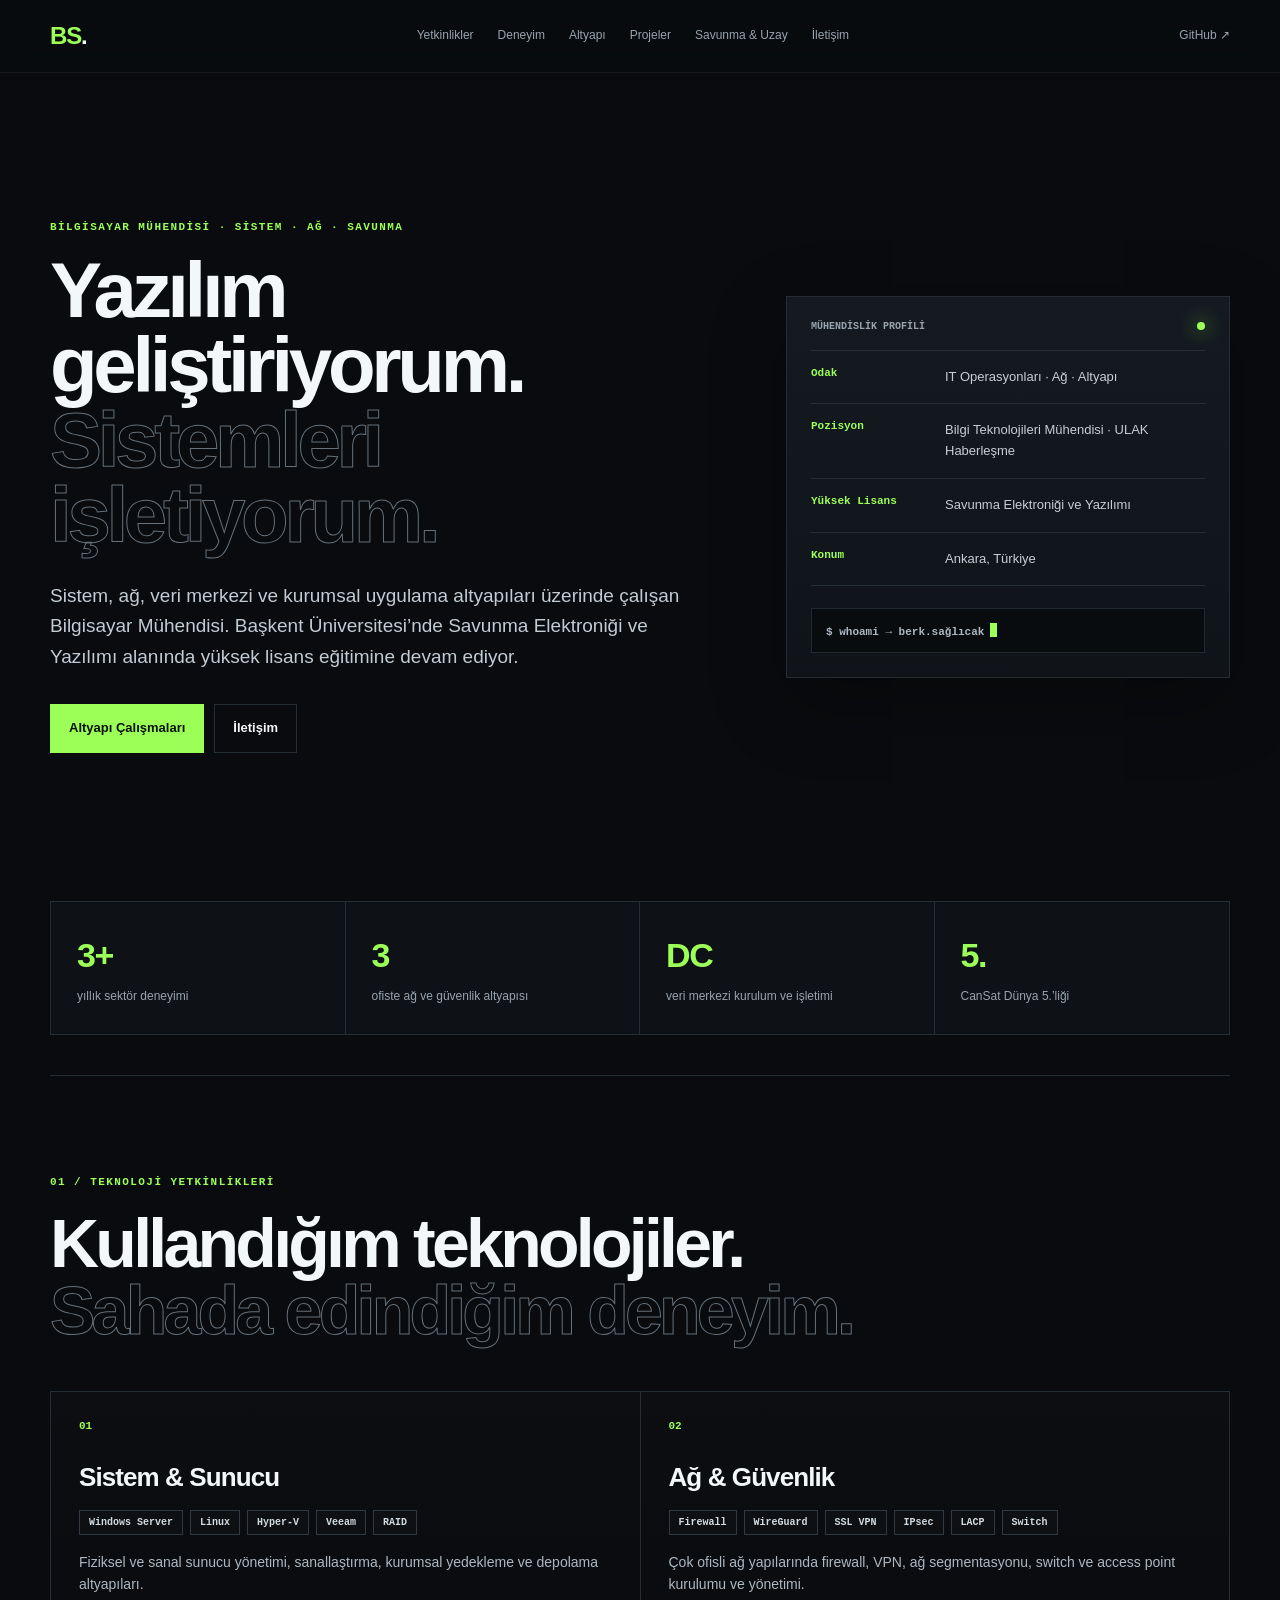
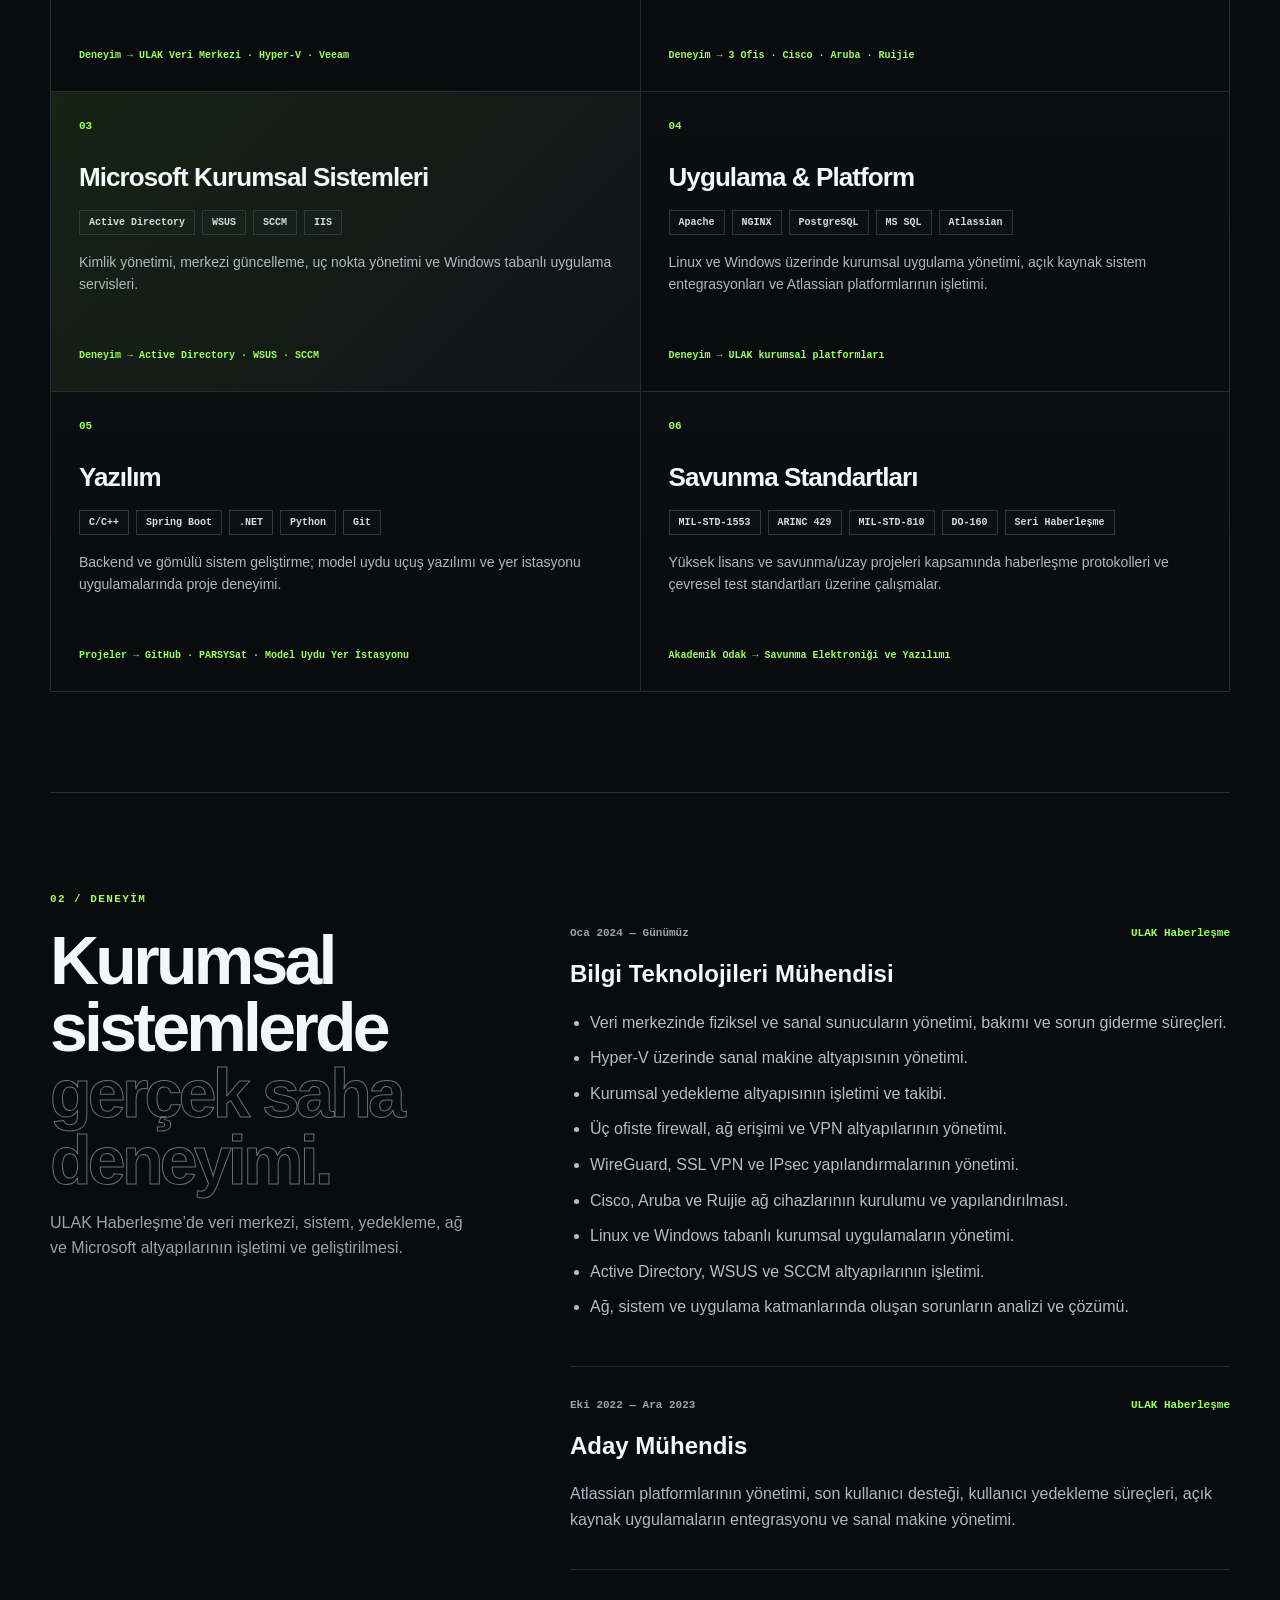
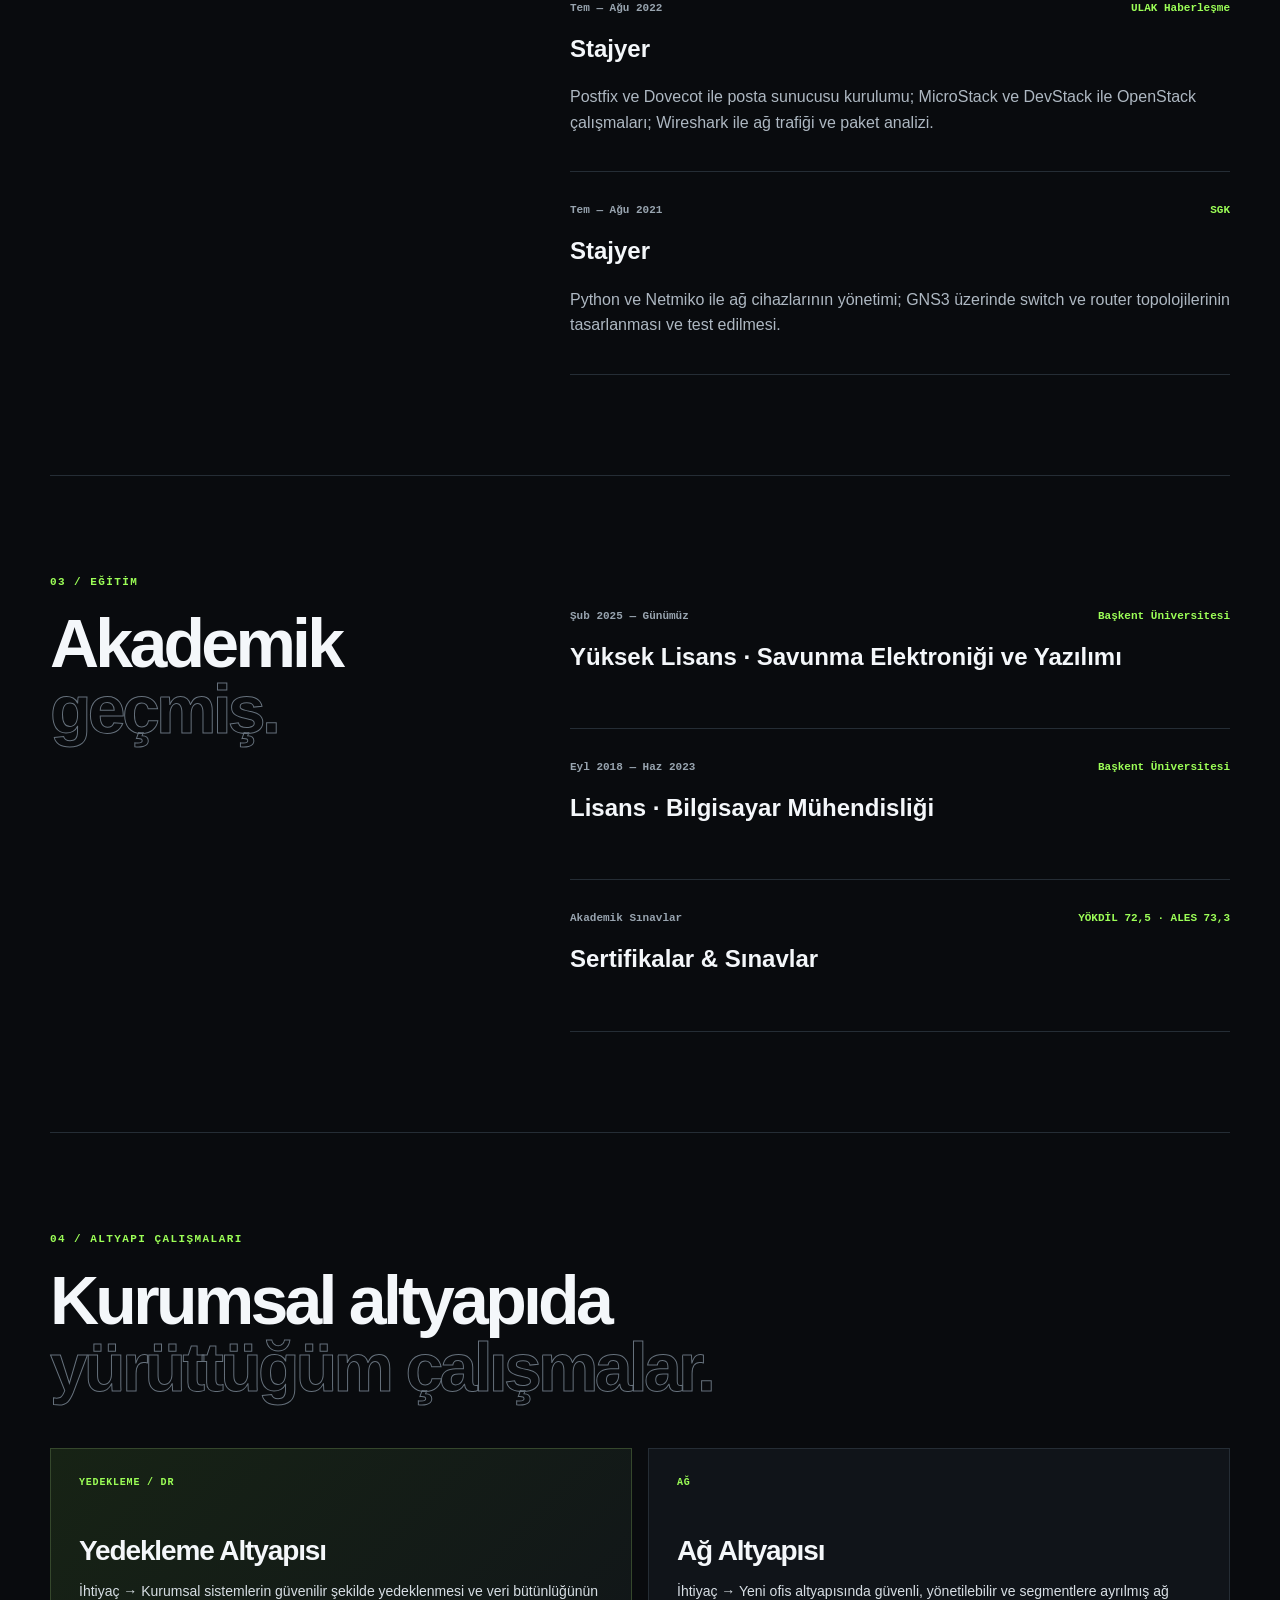
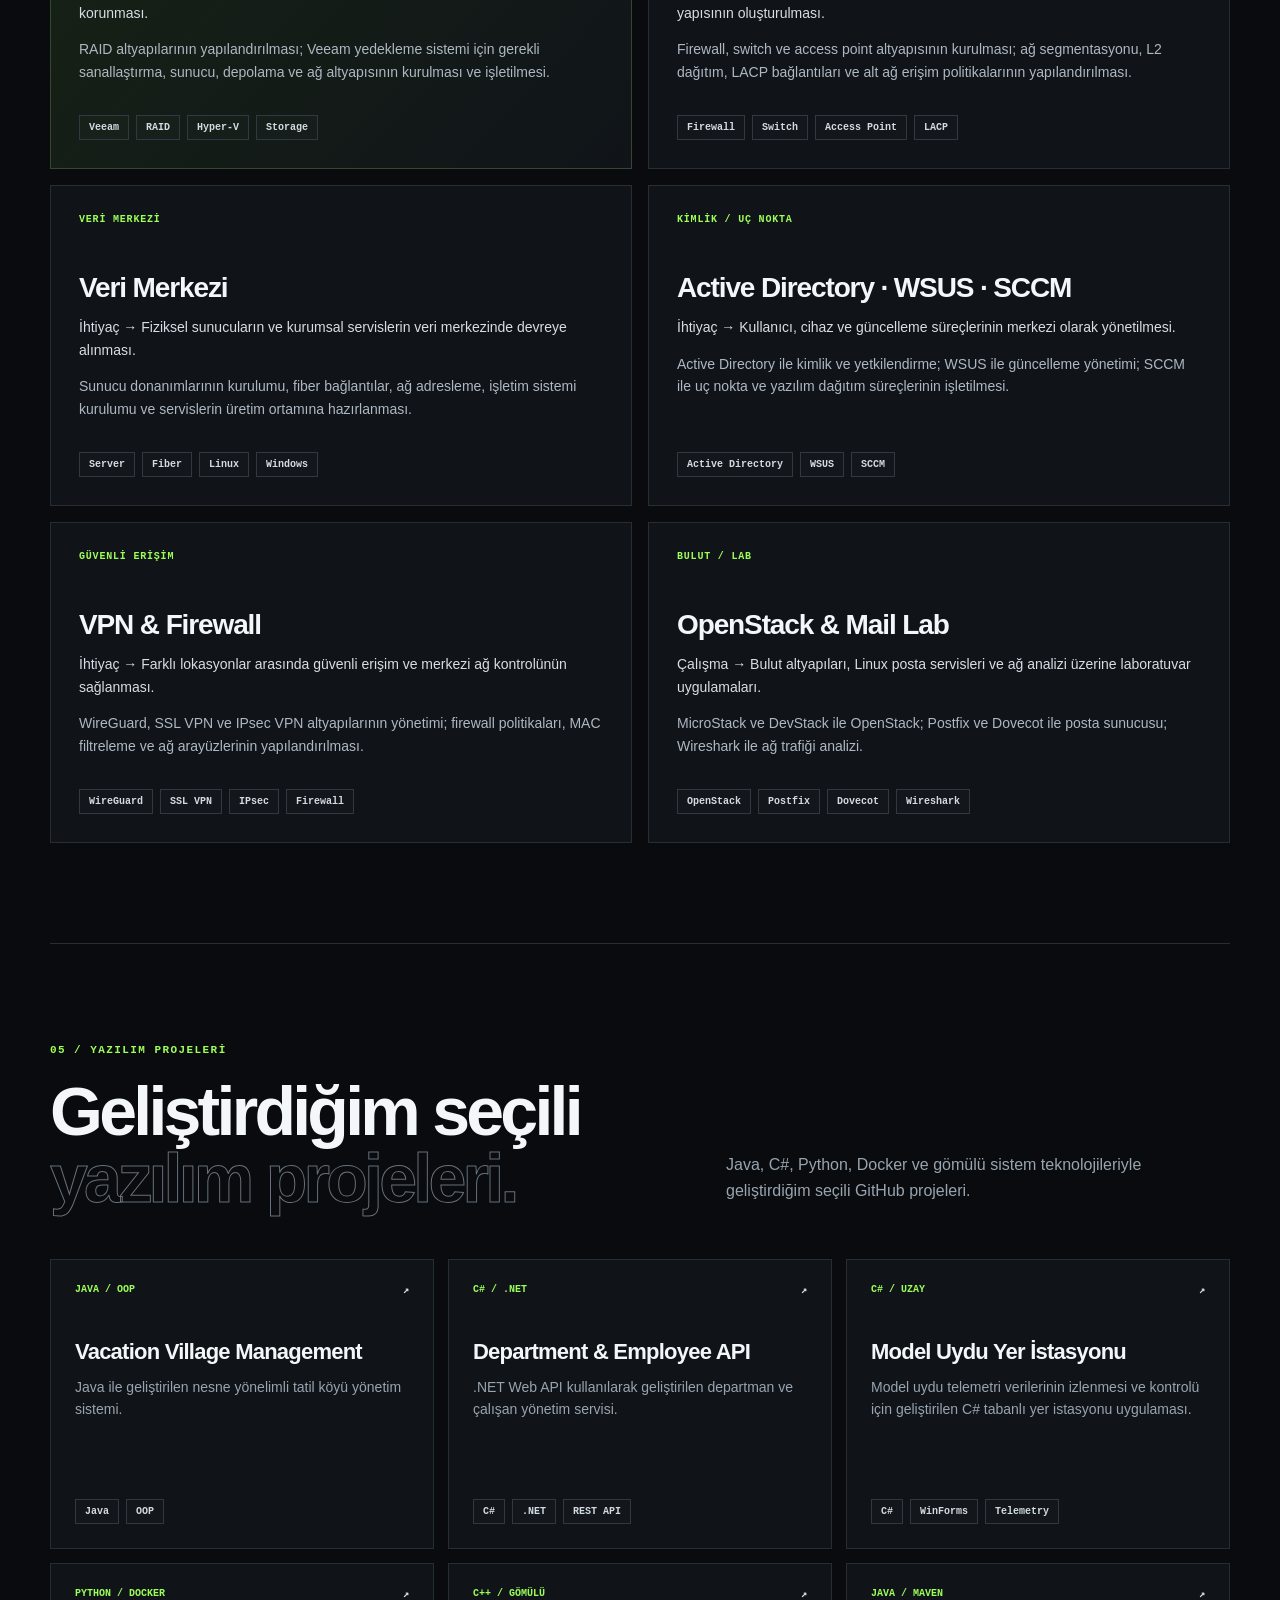
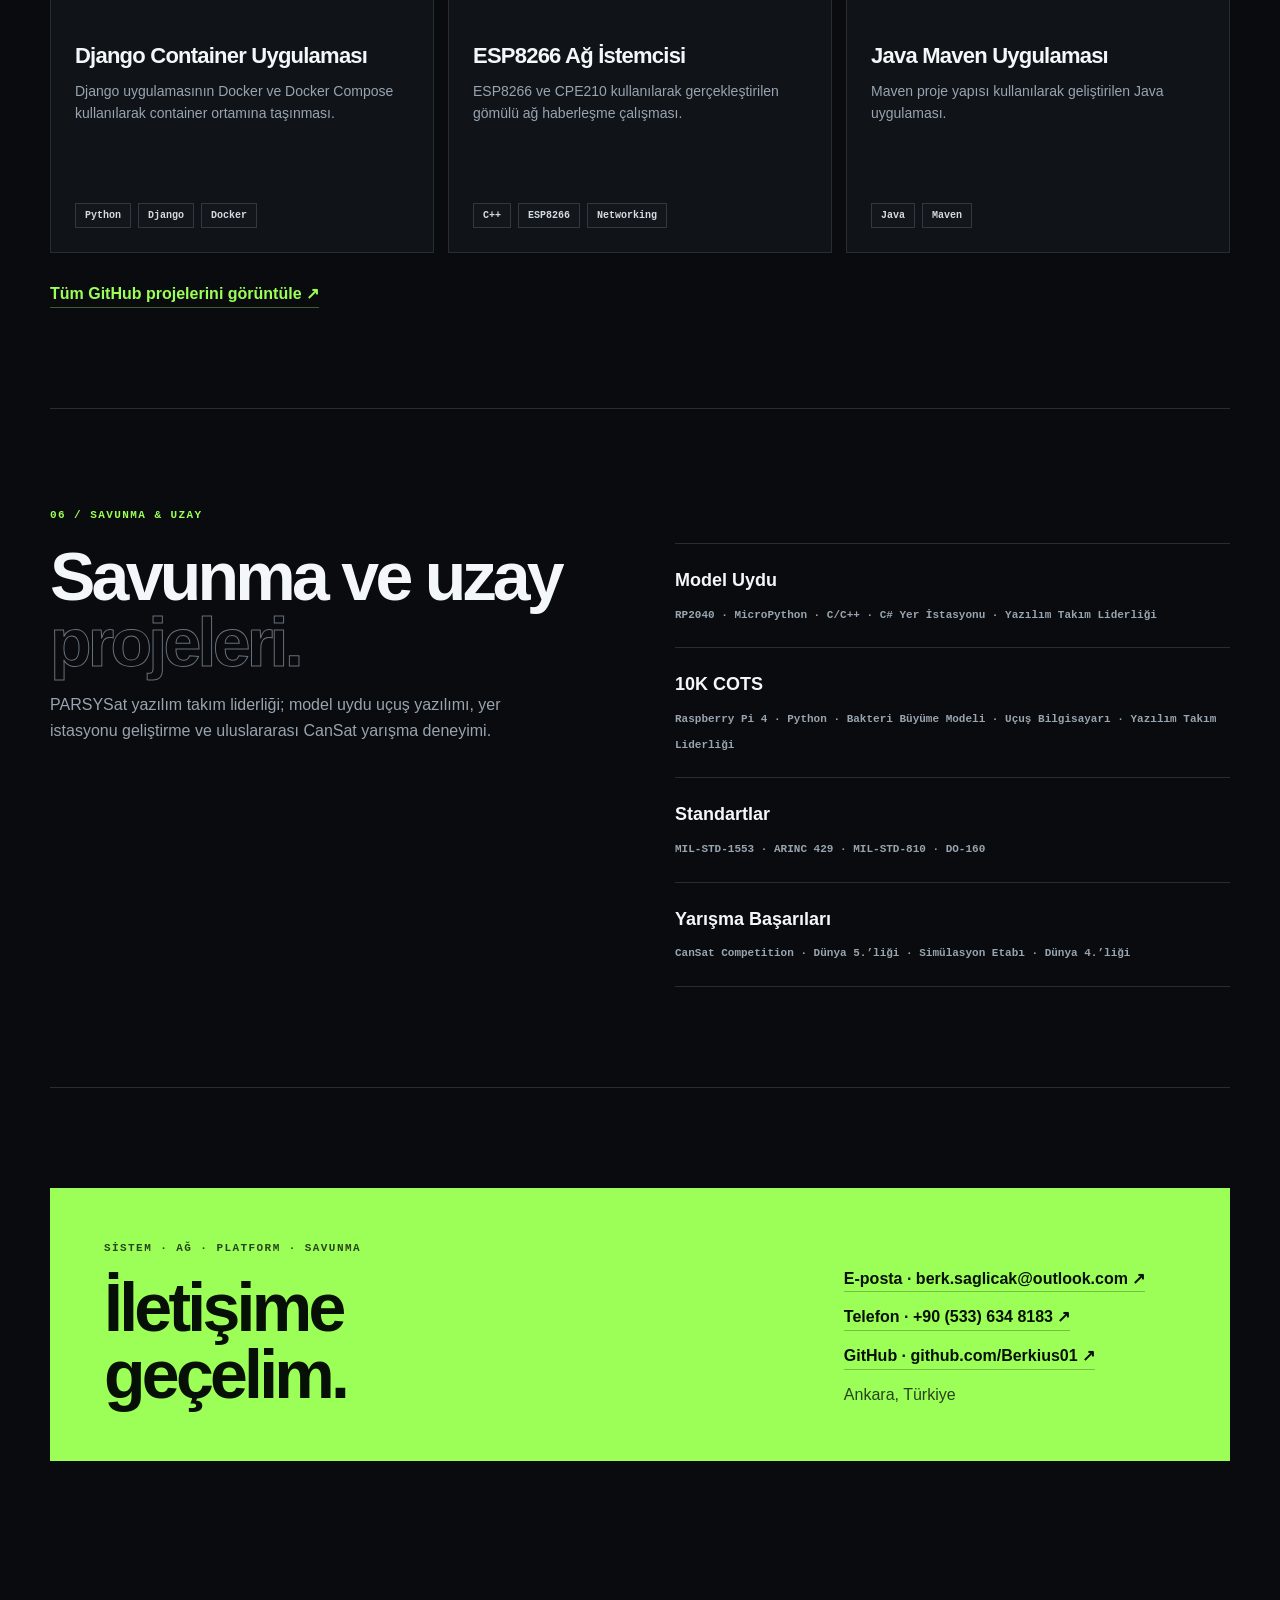
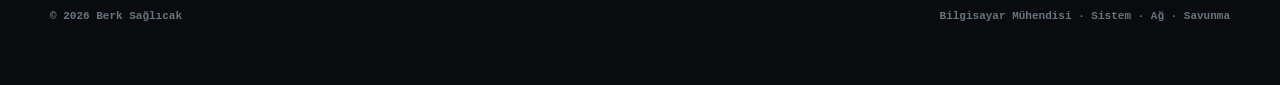
<file: index.html>
<!doctype html>
<html lang="tr">
<head>
  <meta charset="utf-8">
  <meta name="viewport" content="width=device-width, initial-scale=1">
  <meta name="description" content="Berk Sağlıcak — Bilgisayar Mühendisi. Sistem, ağ, veri merkezi ve kurumsal uygulama altyapıları.">
  <title>Berk Sağlıcak | Bilgisayar Mühendisi</title>
  <link rel="icon" type="image/svg+xml" href="favicon.svg">
  <link rel="stylesheet" href="style.css">
  <script defer src="script.js"></script>
</head>
<body>
  <div class="grid-bg"></div>
  <header class="nav-wrap">
    <nav class="nav container">
      <a class="brand" href="#home" aria-label="Ana sayfa"><span>BS</span>.</a>
      <div class="nav-links">
        <a href="#stack">Yetkinlikler</a>
        <a href="#experience">Deneyim</a>
        <a href="#production">Altyapı</a>
        <a href="#code">Projeler</a>
        <a href="#defense">Savunma &amp; Uzay</a>
        <a href="#contact">İletişim</a>
      </div>
      <a class="nav-github" href="https://github.com/Berkius01" target="_blank" rel="noopener">GitHub ↗</a>
    </nav>
  </header>

  <main>
    <section class="hero container reveal" id="home">
      <div>
        <div class="eyebrow">BİLGİSAYAR MÜHENDİSİ · SİSTEM · AĞ · SAVUNMA</div>
        <h1>Yazılım geliştiriyorum.<br><span>Sistemleri işletiyorum.</span></h1>
        <p class="hero-text">Sistem, ağ, veri merkezi ve kurumsal uygulama altyapıları üzerinde çalışan Bilgisayar Mühendisi. Başkent Üniversitesi’nde Savunma Elektroniği ve Yazılımı alanında yüksek lisans eğitimine devam ediyor.</p>
        <div class="hero-actions">
          <a class="btn primary" href="#production">Altyapı Çalışmaları</a>
          <a class="btn ghost" href="#contact">İletişim</a>
        </div>
      </div>
      <aside class="signal-card">
        <div class="signal-top"><span>MÜHENDİSLİK PROFİLİ</span><i></i></div>
        <div class="signal-row"><b>Odak</b><span>IT Operasyonları · Ağ · Altyapı</span></div>
        <div class="signal-row"><b>Pozisyon</b><span>Bilgi Teknolojileri Mühendisi · ULAK Haberleşme</span></div>
        <div class="signal-row"><b>Yüksek Lisans</b><span>Savunma Elektroniği ve Yazılımı</span></div>
        <div class="signal-row"><b>Konum</b><span>Ankara, Türkiye</span></div>
        <div class="signal-code">$ whoami → berk.sağlıcak<span class="cursor"></span></div>
      </aside>
    </section>

    <section class="metrics container reveal" aria-label="Öne çıkan metrikler">
      <div><strong>3+</strong><span>yıllık sektör deneyimi</span></div>
      <div><strong>3</strong><span>ofiste ağ ve güvenlik altyapısı</span></div>
      <div><strong>DC</strong><span>veri merkezi kurulum ve işletimi</span></div>
      <div><strong>5.</strong><span>CanSat Dünya 5.’liği</span></div>
    </section>

    <section class="section container reveal" id="stack">
      <div class="section-head">
        <div class="section-label">01 / TEKNOLOJİ YETKİNLİKLERİ</div>
        <h2>Kullandığım teknolojiler.<br><span>Sahada edindiğim deneyim.</span></h2>
      </div>
      <div class="stack-grid">
        <article class="stack-card">
          <div class="stack-no">01</div>
          <h3>Sistem &amp; Sunucu</h3>
          <div class="chips"><span>Windows Server</span><span>Linux</span><span>Hyper-V</span><span>Veeam</span><span>RAID</span></div>
          <p>Fiziksel ve sanal sunucu yönetimi, sanallaştırma, kurumsal yedekleme ve depolama altyapıları.</p>
          <small>Deneyim → ULAK Veri Merkezi · Hyper-V · Veeam</small>
        </article>
        <article class="stack-card">
          <div class="stack-no">02</div>
          <h3>Ağ &amp; Güvenlik</h3>
          <div class="chips"><span>Firewall</span><span>WireGuard</span><span>SSL VPN</span><span>IPsec</span><span>LACP</span><span>Switch</span></div>
          <p>Çok ofisli ağ yapılarında firewall, VPN, ağ segmentasyonu, switch ve access point kurulumu ve yönetimi.</p>
          <small>Deneyim → 3 Ofis · Cisco · Aruba · Ruijie</small>
        </article>
        <article class="stack-card accent">
          <div class="stack-no">03</div>
          <h3>Microsoft Kurumsal Sistemleri</h3>
          <div class="chips"><span>Active Directory</span><span>WSUS</span><span>SCCM</span><span>IIS</span></div>
          <p>Kimlik yönetimi, merkezi güncelleme, uç nokta yönetimi ve Windows tabanlı uygulama servisleri.</p>
          <small>Deneyim → Active Directory · WSUS · SCCM</small>
        </article>
        <article class="stack-card">
          <div class="stack-no">04</div>
          <h3>Uygulama &amp; Platform</h3>
          <div class="chips"><span>Apache</span><span>NGINX</span><span>PostgreSQL</span><span>MS SQL</span><span>Atlassian</span></div>
          <p>Linux ve Windows üzerinde kurumsal uygulama yönetimi, açık kaynak sistem entegrasyonları ve Atlassian platformlarının işletimi.</p>
          <small>Deneyim → ULAK kurumsal platformları</small>
        </article>
        <article class="stack-card">
          <div class="stack-no">05</div>
          <h3>Yazılım</h3>
          <div class="chips"><span>C/C++</span><span>Spring Boot</span><span>.NET</span><span>Python</span><span>Git</span></div>
          <p>Backend ve gömülü sistem geliştirme; model uydu uçuş yazılımı ve yer istasyonu uygulamalarında proje deneyimi.</p>
          <small>Projeler → GitHub · PARSYSat · Model Uydu Yer İstasyonu</small>
        </article>
        <article class="stack-card">
          <div class="stack-no">06</div>
          <h3>Savunma Standartları</h3>
          <div class="chips"><span>MIL-STD-1553</span><span>ARINC 429</span><span>MIL-STD-810</span><span>DO-160</span><span>Seri Haberleşme</span></div>
          <p>Yüksek lisans ve savunma/uzay projeleri kapsamında haberleşme protokolleri ve çevresel test standartları üzerine çalışmalar.</p>
          <small>Akademik Odak → Savunma Elektroniği ve Yazılımı</small>
        </article>
      </div>
    </section>

    <section class="section container reveal" id="experience">
      <div class="section-label">02 / DENEYİM</div>
      <div class="experience-layout">
        <div class="experience-title">
          <h2>Kurumsal sistemlerde<br><span>gerçek saha deneyimi.</span></h2>
          <p>ULAK Haberleşme’de veri merkezi, sistem, yedekleme, ağ ve Microsoft altyapılarının işletimi ve geliştirilmesi.</p>
        </div>
        <div class="experience-body">
          <article class="role">
            <div class="role-meta"><span>Oca 2024 — Günümüz</span><b>ULAK Haberleşme</b></div>
            <h3>Bilgi Teknolojileri Mühendisi</h3>
            <ul>
              <li>Veri merkezinde fiziksel ve sanal sunucuların yönetimi, bakımı ve sorun giderme süreçleri.</li>
              <li>Hyper-V üzerinde sanal makine altyapısının yönetimi.</li>
              <li>Kurumsal yedekleme altyapısının işletimi ve takibi.</li>
              <li>Üç ofiste firewall, ağ erişimi ve VPN altyapılarının yönetimi.</li>
              <li>WireGuard, SSL VPN ve IPsec yapılandırmalarının yönetimi.</li>
              <li>Cisco, Aruba ve Ruijie ağ cihazlarının kurulumu ve yapılandırılması.</li>
              <li>Linux ve Windows tabanlı kurumsal uygulamaların yönetimi.</li>
              <li>Active Directory, WSUS ve SCCM altyapılarının işletimi.</li>
              <li>Ağ, sistem ve uygulama katmanlarında oluşan sorunların analizi ve çözümü.</li>
            </ul>
          </article>
          <article class="role compact">
            <div class="role-meta"><span>Eki 2022 — Ara 2023</span><b>ULAK Haberleşme</b></div>
            <h3>Aday Mühendis</h3>
            <p>Atlassian platformlarının yönetimi, son kullanıcı desteği, kullanıcı yedekleme süreçleri, açık kaynak uygulamaların entegrasyonu ve sanal makine yönetimi.</p>
          </article>
          <article class="role compact">
            <div class="role-meta"><span>Tem — Ağu 2022</span><b>ULAK Haberleşme</b></div>
            <h3>Stajyer</h3>
            <p>Postfix ve Dovecot ile posta sunucusu kurulumu; MicroStack ve DevStack ile OpenStack çalışmaları; Wireshark ile ağ trafiği ve paket analizi.</p>
          </article>
          <article class="role compact">
            <div class="role-meta"><span>Tem — Ağu 2021</span><b>SGK</b></div>
            <h3>Stajyer</h3>
            <p>Python ve Netmiko ile ağ cihazlarının yönetimi; GNS3 üzerinde switch ve router topolojilerinin tasarlanması ve test edilmesi.</p>
          </article>
        </div>
      </div>
    </section>

    <section class="section container reveal" id="education">
      <div class="section-label">03 / EĞİTİM</div>
      <div class="experience-layout">
        <div class="experience-title">
          <h2>Akademik<br><span>geçmiş.</span></h2>
        </div>
        <div class="experience-body">
          <article class="role compact">
            <div class="role-meta"><span>Şub 2025 — Günümüz</span><b>Başkent Üniversitesi</b></div>
            <h3>Yüksek Lisans · Savunma Elektroniği ve Yazılımı</h3>
          </article>
          <article class="role compact">
            <div class="role-meta"><span>Eyl 2018 — Haz 2023</span><b>Başkent Üniversitesi</b></div>
            <h3>Lisans · Bilgisayar Mühendisliği</h3>
          </article>
          <article class="role compact">
            <div class="role-meta"><span>Akademik Sınavlar</span><b>YÖKDİL 72,5 · ALES 73,3</b></div>
            <h3>Sertifikalar &amp; Sınavlar</h3>
          </article>
        </div>
      </div>
    </section>

    <section class="section container reveal" id="production">
      <div class="section-head">
        <div class="section-label">04 / ALTYAPI ÇALIŞMALARI</div>
        <h2>Kurumsal altyapıda<br><span>yürüttüğüm çalışmalar.</span></h2>
      </div>
      <div class="case-grid">
        <article class="case-card feature">
          <div class="case-kicker">YEDEKLEME / DR</div>
          <h3>Yedekleme Altyapısı</h3>
          <p class="case-problem">İhtiyaç → Kurumsal sistemlerin güvenilir şekilde yedeklenmesi ve veri bütünlüğünün korunması.</p>
          <p>RAID altyapılarının yapılandırılması; Veeam yedekleme sistemi için gerekli sanallaştırma, sunucu, depolama ve ağ altyapısının kurulması ve işletilmesi.</p>
          <div class="chips"><span>Veeam</span><span>RAID</span><span>Hyper-V</span><span>Storage</span></div>
        </article>
        <article class="case-card">
          <div class="case-kicker">AĞ</div>
          <h3>Ağ Altyapısı</h3>
          <p class="case-problem">İhtiyaç → Yeni ofis altyapısında güvenli, yönetilebilir ve segmentlere ayrılmış ağ yapısının oluşturulması.</p>
          <p>Firewall, switch ve access point altyapısının kurulması; ağ segmentasyonu, L2 dağıtım, LACP bağlantıları ve alt ağ erişim politikalarının yapılandırılması.</p>
          <div class="chips"><span>Firewall</span><span>Switch</span><span>Access Point</span><span>LACP</span></div>
        </article>
        <article class="case-card">
          <div class="case-kicker">VERİ MERKEZİ</div>
          <h3>Veri Merkezi</h3>
          <p class="case-problem">İhtiyaç → Fiziksel sunucuların ve kurumsal servislerin veri merkezinde devreye alınması.</p>
          <p>Sunucu donanımlarının kurulumu, fiber bağlantılar, ağ adresleme, işletim sistemi kurulumu ve servislerin üretim ortamına hazırlanması.</p>
          <div class="chips"><span>Server</span><span>Fiber</span><span>Linux</span><span>Windows</span></div>
        </article>
        <article class="case-card">
          <div class="case-kicker">KİMLİK / UÇ NOKTA</div>
          <h3>Active Directory · WSUS · SCCM</h3>
          <p class="case-problem">İhtiyaç → Kullanıcı, cihaz ve güncelleme süreçlerinin merkezi olarak yönetilmesi.</p>
          <p>Active Directory ile kimlik ve yetkilendirme; WSUS ile güncelleme yönetimi; SCCM ile uç nokta ve yazılım dağıtım süreçlerinin işletilmesi.</p>
          <div class="chips"><span>Active Directory</span><span>WSUS</span><span>SCCM</span></div>
        </article>
        <article class="case-card">
          <div class="case-kicker">GÜVENLİ ERİŞİM</div>
          <h3>VPN &amp; Firewall</h3>
          <p class="case-problem">İhtiyaç → Farklı lokasyonlar arasında güvenli erişim ve merkezi ağ kontrolünün sağlanması.</p>
          <p>WireGuard, SSL VPN ve IPsec VPN altyapılarının yönetimi; firewall politikaları, MAC filtreleme ve ağ arayüzlerinin yapılandırılması.</p>
          <div class="chips"><span>WireGuard</span><span>SSL VPN</span><span>IPsec</span><span>Firewall</span></div>
        </article>
        <article class="case-card">
          <div class="case-kicker">BULUT / LAB</div>
          <h3>OpenStack &amp; Mail Lab</h3>
          <p class="case-problem">Çalışma → Bulut altyapıları, Linux posta servisleri ve ağ analizi üzerine laboratuvar uygulamaları.</p>
          <p>MicroStack ve DevStack ile OpenStack; Postfix ve Dovecot ile posta sunucusu; Wireshark ile ağ trafiği analizi.</p>
          <div class="chips"><span>OpenStack</span><span>Postfix</span><span>Dovecot</span><span>Wireshark</span></div>
        </article>
      </div>
    </section>

    <section class="section container reveal" id="code">
      <div class="section-head code-head">
        <div>
          <div class="section-label">05 / YAZILIM PROJELERİ</div>
          <h2>Geliştirdiğim seçili<br><span>yazılım projeleri.</span></h2>
        </div>
        <p>Java, C#, Python, Docker ve gömülü sistem teknolojileriyle geliştirdiğim seçili GitHub projeleri.</p>
      </div>
      <div class="repo-grid">
        <a class="repo-card" href="https://github.com/Berkius01/Vacation-Vilage-hw" target="_blank" rel="noopener">
          <div class="repo-meta"><span>JAVA / OOP</span><i>↗</i></div>
          <h3>Vacation Village Management</h3>
          <p>Java ile geliştirilen nesne yönelimli tatil köyü yönetim sistemi.</p>
          <div class="chips"><span>Java</span><span>OOP</span></div>
        </a>
        <a class="repo-card" href="https://github.com/Berkius01/WebApi2" target="_blank" rel="noopener">
          <div class="repo-meta"><span>C# / .NET</span><i>↗</i></div>
          <h3>Department &amp; Employee API</h3>
          <p>.NET Web API kullanılarak geliştirilen departman ve çalışan yönetim servisi.</p>
          <div class="chips"><span>C#</span><span>.NET</span><span>REST API</span></div>
        </a>
        <a class="repo-card" href="https://github.com/Berkius01/zedGraphDeneme1" target="_blank" rel="noopener">
          <div class="repo-meta"><span>C# / UZAY</span><i>↗</i></div>
          <h3>Model Uydu Yer İstasyonu</h3>
          <p>Model uydu telemetri verilerinin izlenmesi ve kontrolü için geliştirilen C# tabanlı yer istasyonu uygulaması.</p>
          <div class="chips"><span>C#</span><span>WinForms</span><span>Telemetry</span></div>
        </a>
        <a class="repo-card" href="https://github.com/Berkius01/apziva_docker_demo" target="_blank" rel="noopener">
          <div class="repo-meta"><span>PYTHON / DOCKER</span><i>↗</i></div>
          <h3>Django Container Uygulaması</h3>
          <p>Django uygulamasının Docker ve Docker Compose kullanılarak container ortamına taşınması.</p>
          <div class="chips"><span>Python</span><span>Django</span><span>Docker</span></div>
        </a>
        <a class="repo-card" href="https://github.com/Berkius01/bil429-arduino" target="_blank" rel="noopener">
          <div class="repo-meta"><span>C++ / GÖMÜLÜ</span><i>↗</i></div>
          <h3>ESP8266 Ağ İstemcisi</h3>
          <p>ESP8266 ve CPE210 kullanılarak gerçekleştirilen gömülü ağ haberleşme çalışması.</p>
          <div class="chips"><span>C++</span><span>ESP8266</span><span>Networking</span></div>
        </a>
        <a class="repo-card" href="https://github.com/Berkius01/innova2" target="_blank" rel="noopener">
          <div class="repo-meta"><span>JAVA / MAVEN</span><i>↗</i></div>
          <h3>Java Maven Uygulaması</h3>
          <p>Maven proje yapısı kullanılarak geliştirilen Java uygulaması.</p>
          <div class="chips"><span>Java</span><span>Maven</span></div>
        </a>
      </div>
      <a class="all-repos" href="https://github.com/Berkius01?tab=repositories" target="_blank" rel="noopener">Tüm GitHub projelerini görüntüle ↗</a>
    </section>

    <section class="section container reveal" id="defense">
      <div class="section-label">06 / SAVUNMA &amp; UZAY</div>
      <div class="defense-grid">
        <div>
          <h2>Savunma ve uzay<br><span>projeleri.</span></h2>
          <p>PARSYSat yazılım takım liderliği; model uydu uçuş yazılımı, yer istasyonu geliştirme ve uluslararası CanSat yarışma deneyimi.</p>
        </div>
        <div class="defense-list">
          <div><b>Model Uydu</b><span>RP2040 · MicroPython · C/C++ · C# Yer İstasyonu · Yazılım Takım Liderliği</span></div>
          <div><b>10K COTS</b><span>Raspberry Pi 4 · Python · Bakteri Büyüme Modeli · Uçuş Bilgisayarı · Yazılım Takım Liderliği</span></div>
          <div><b>Standartlar</b><span>MIL-STD-1553 · ARINC 429 · MIL-STD-810 · DO-160</span></div>
          <div><b>Yarışma Başarıları</b><span>CanSat Competition · Dünya 5.’liği · Simülasyon Etabı · Dünya 4.’liği</span></div>
        </div>
      </div>
    </section>

    <section class="section contact container reveal" id="contact">
      <div class="contact-box">
        <div>
          <div class="eyebrow dark">SİSTEM · AĞ · PLATFORM · SAVUNMA</div>
          <h2>İletişime<br>geçelim.</h2>
        </div>
        <div class="contact-links">
          <a href="mailto:berk.saglicak@outlook.com">E-posta · berk.saglicak@outlook.com ↗</a>
          <a href="tel:+905336348183">Telefon · +90 (533) 634 8183 ↗</a>
          <a href="https://github.com/Berkius01" target="_blank" rel="noopener">GitHub · github.com/Berkius01 ↗</a>
          <span>Ankara, Türkiye</span>
        </div>
      </div>
    </section>
  </main>

  <footer class="container">
    <span>© 2026 Berk Sağlıcak</span>
    <span>Bilgisayar Mühendisi · Sistem · Ağ · Savunma</span>
  </footer>
</body>
</html>
</file>
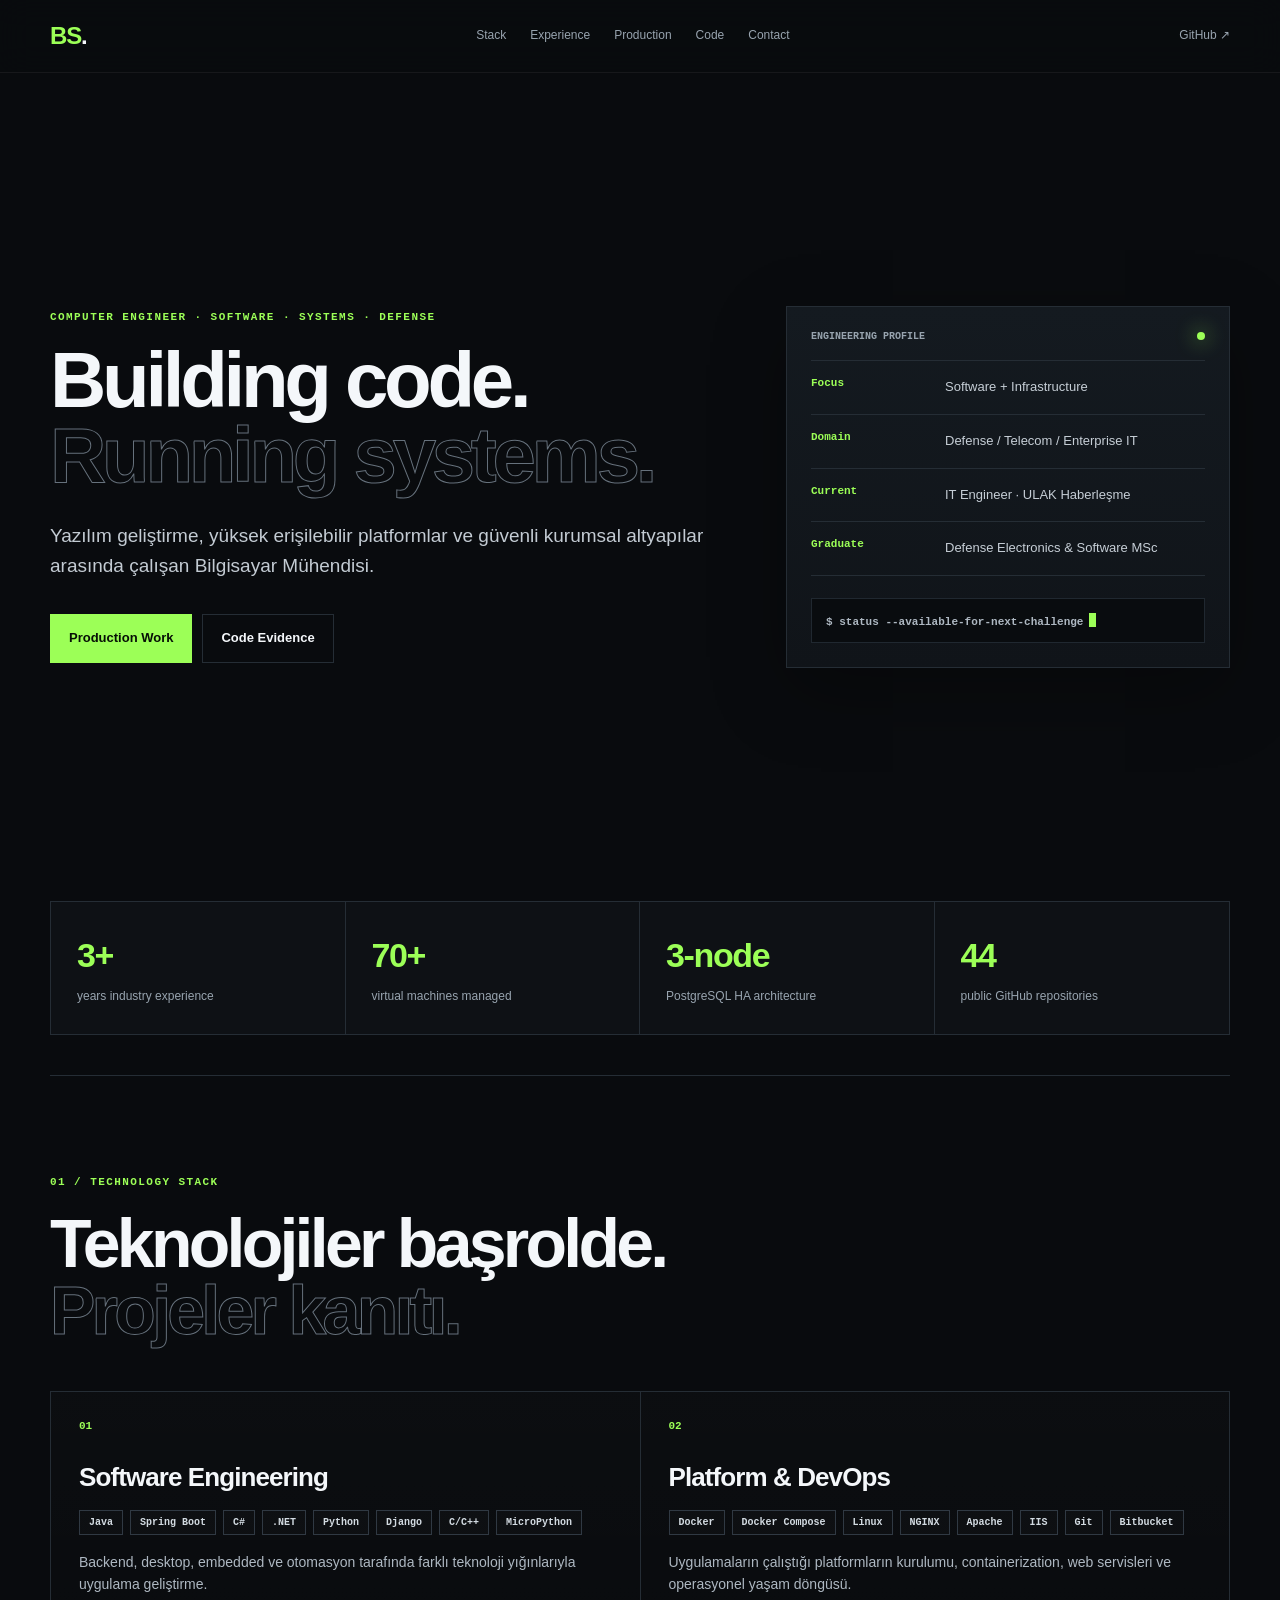
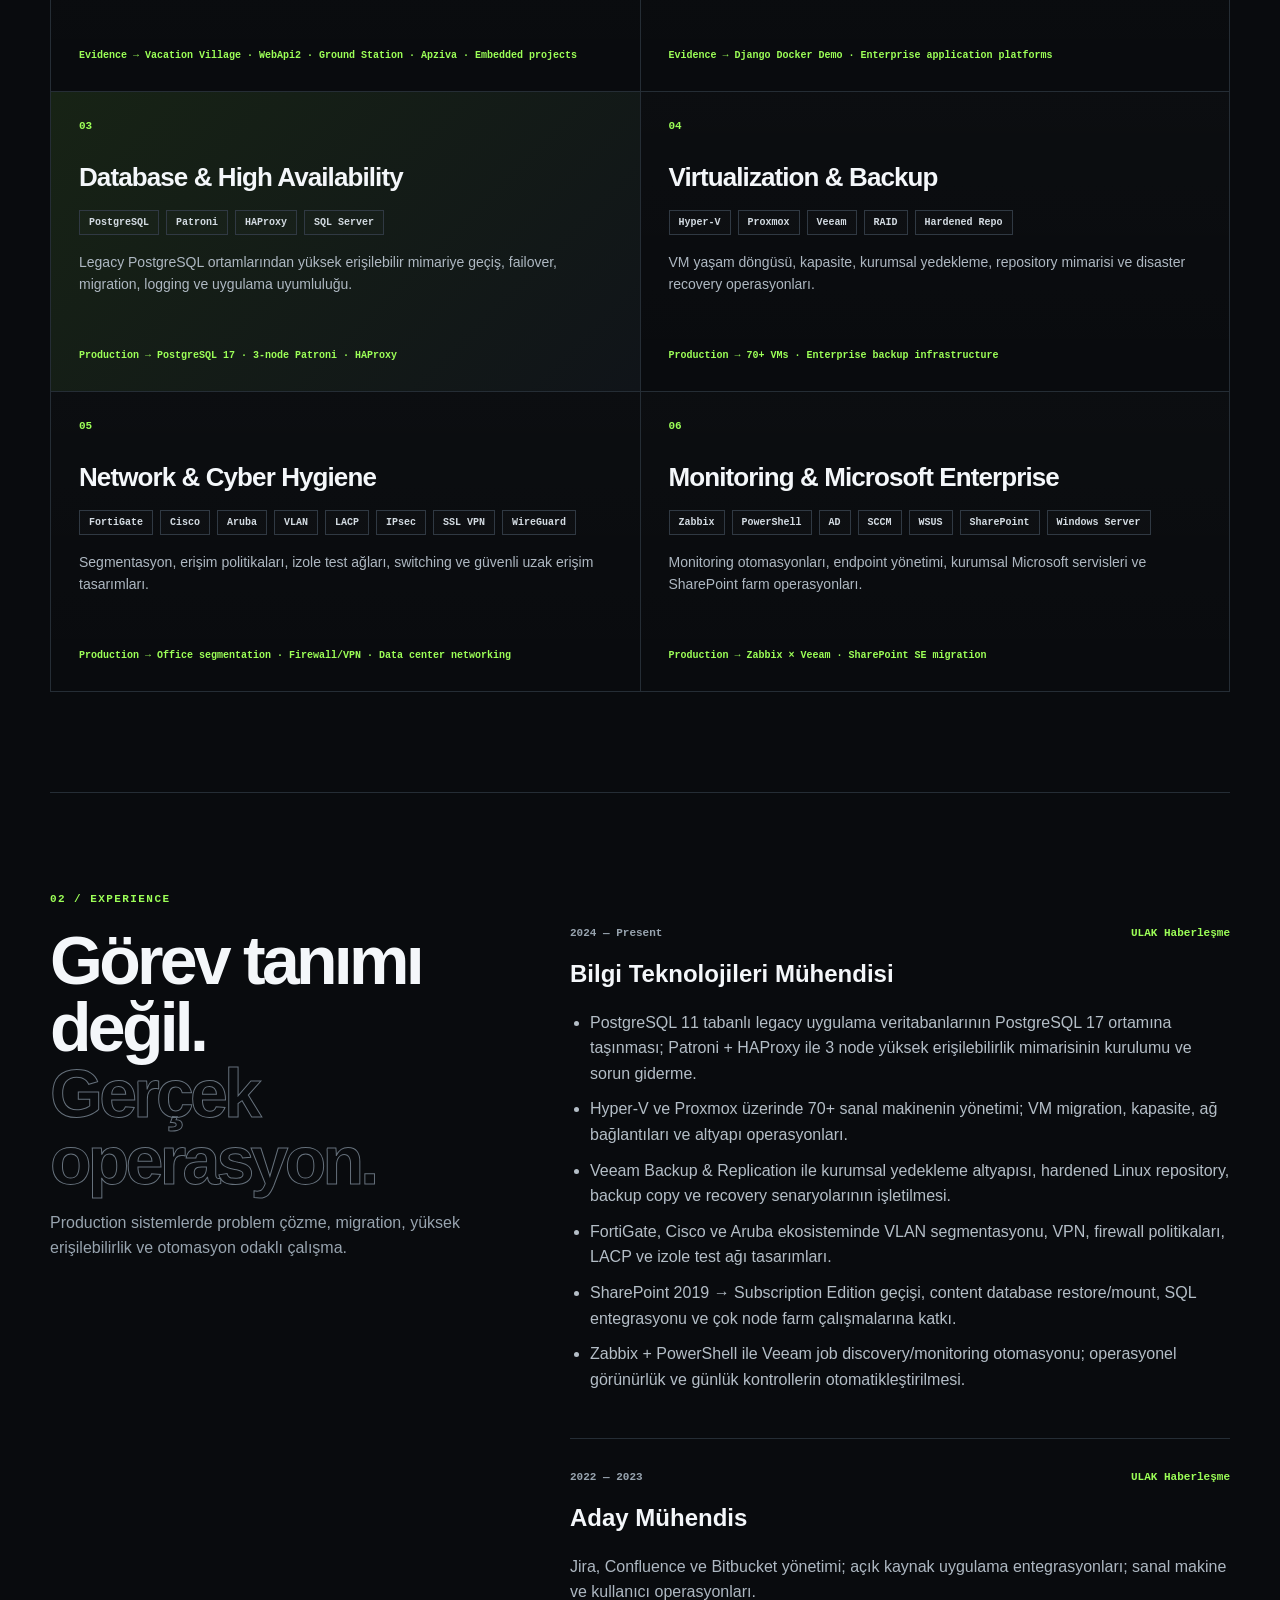
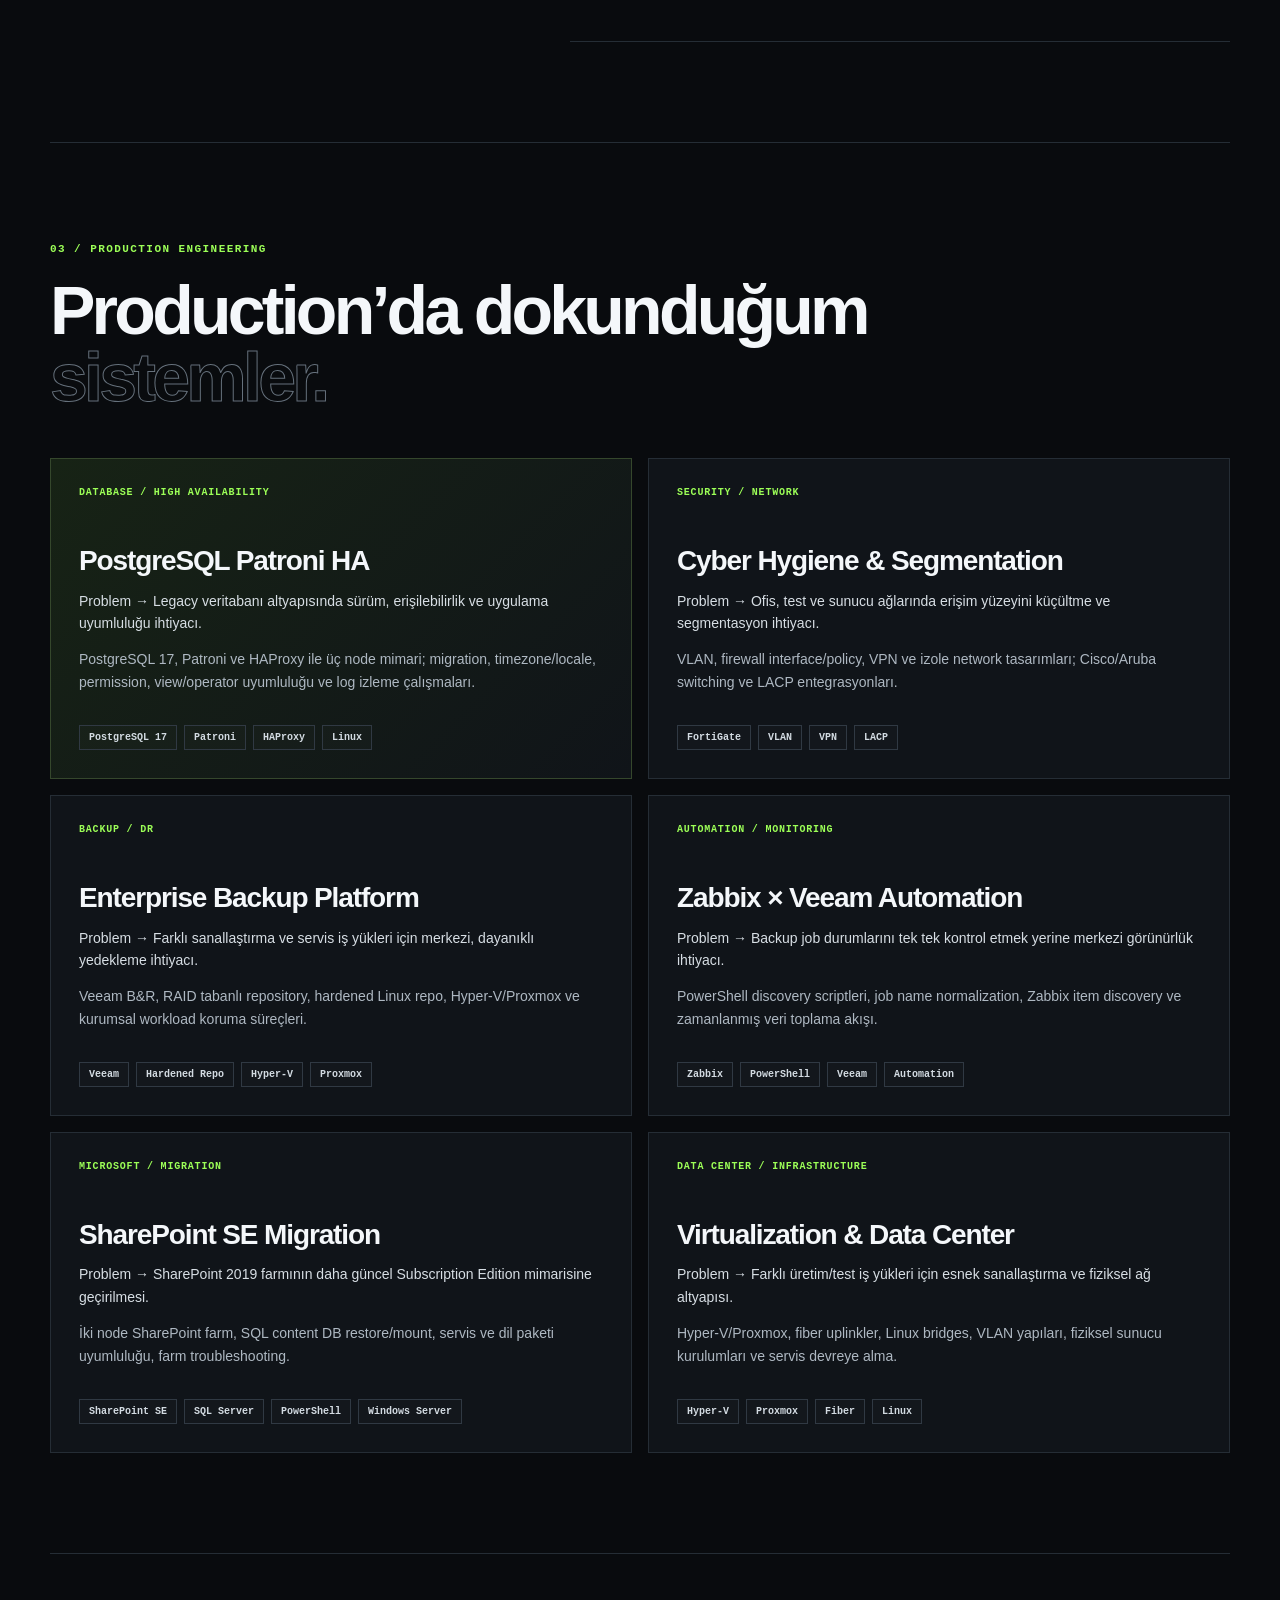
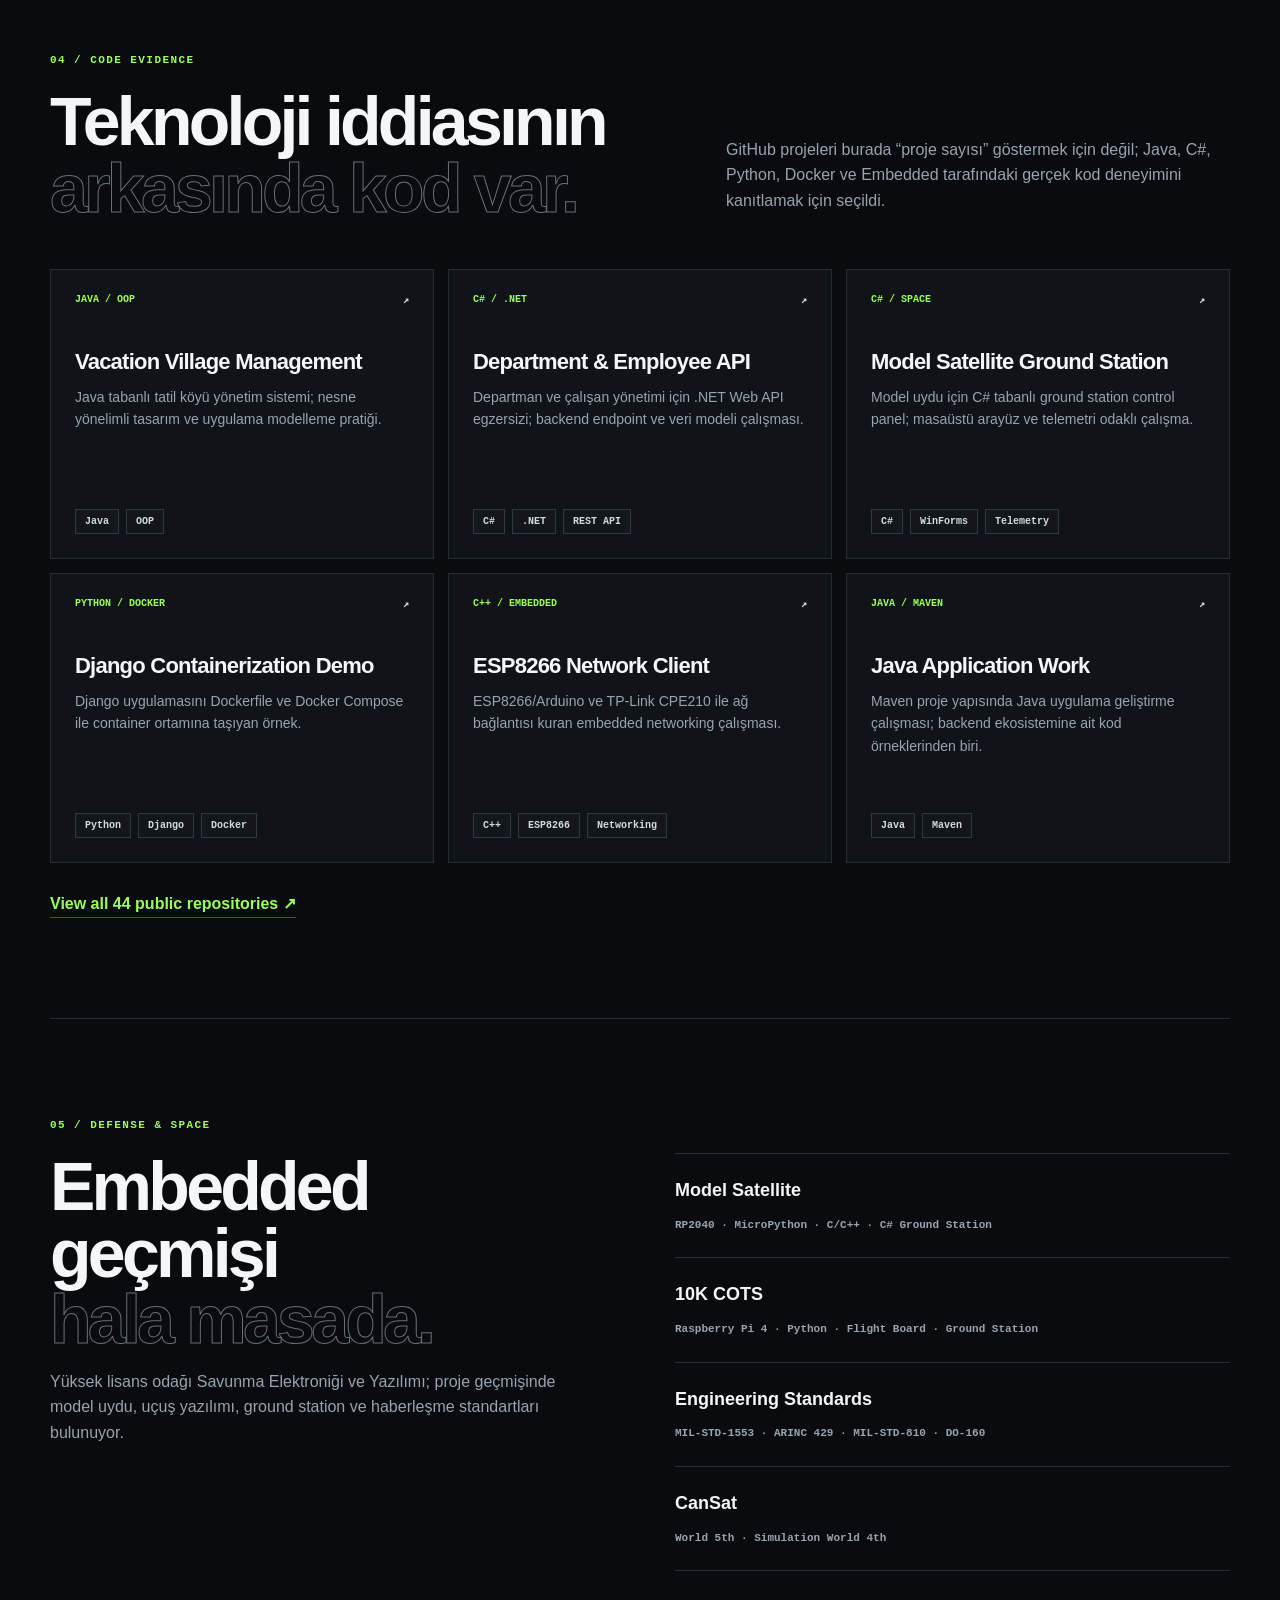
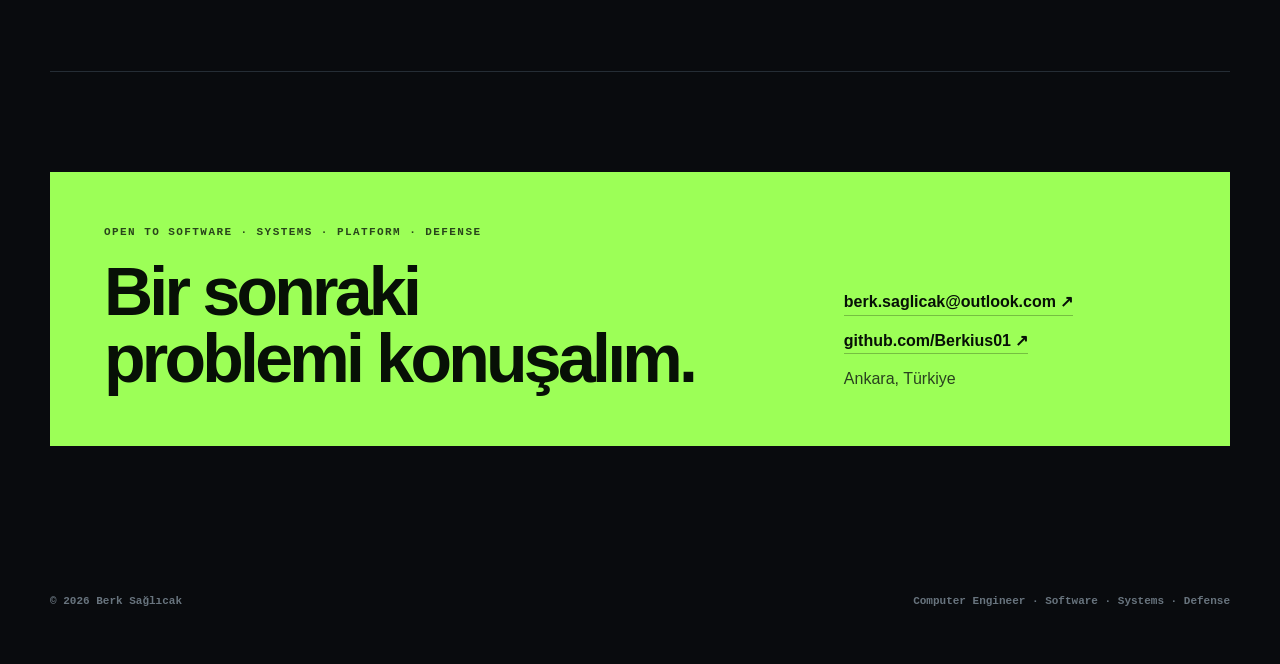
<file: index[1].html>
<!doctype html>
<html lang="tr">
<head>
  <meta charset="utf-8">
  <meta name="viewport" content="width=device-width, initial-scale=1">
  <meta name="description" content="Berk Sağlıcak — Computer Engineer building software, high-availability platforms and secure infrastructure.">
  <title>Berk Sağlıcak | Computer Engineer</title>
  <link rel="icon" type="image/svg+xml" href="favicon.svg">
  <link rel="stylesheet" href="style.css">
  <script defer src="script.js"></script>
</head>
<body>
  <div class="grid-bg"></div>
  <header class="nav-wrap">
    <nav class="nav container">
      <a class="brand" href="#home" aria-label="Ana sayfa"><span>BS</span>.</a>
      <div class="nav-links">
        <a href="#stack">Stack</a><a href="#experience">Experience</a><a href="#production">Production</a><a href="#code">Code</a><a href="#contact">Contact</a>
      </div>
      <a class="nav-github" href="https://github.com/Berkius01" target="_blank" rel="noopener">GitHub ↗</a>
    </nav>
  </header>

  <main>
    <section class="hero container reveal" id="home">
      <div class="hero-copy">
        <div class="eyebrow">COMPUTER ENGINEER · SOFTWARE · SYSTEMS · DEFENSE</div>
        <h1>Building code.<br><span>Running systems.</span></h1>
        <p class="hero-text">Yazılım geliştirme, yüksek erişilebilir platformlar ve güvenli kurumsal altyapılar arasında çalışan Bilgisayar Mühendisi.</p>
        <div class="hero-actions">
          <a class="btn primary" href="#production">Production Work</a>
          <a class="btn ghost" href="#code">Code Evidence</a>
        </div>
      </div>
      <aside class="signal-card">
        <div class="signal-top"><span>ENGINEERING PROFILE</span><i></i></div>
        <div class="signal-row"><b>Focus</b><span>Software + Infrastructure</span></div>
        <div class="signal-row"><b>Domain</b><span>Defense / Telecom / Enterprise IT</span></div>
        <div class="signal-row"><b>Current</b><span>IT Engineer · ULAK Haberleşme</span></div>
        <div class="signal-row"><b>Graduate</b><span>Defense Electronics & Software MSc</span></div>
        <div class="signal-code">$ status --available-for-next-challenge<span class="cursor"></span></div>
      </aside>
    </section>

    <section class="metrics container reveal" aria-label="Öne çıkan metrikler">
      <div><strong>3+</strong><span>years industry experience</span></div>
      <div><strong>70+</strong><span>virtual machines managed</span></div>
      <div><strong>3-node</strong><span>PostgreSQL HA architecture</span></div>
      <div><strong>44</strong><span>public GitHub repositories</span></div>
    </section>

    <section class="section container reveal" id="stack">
      <div class="section-head"><div class="section-label">01 / TECHNOLOGY STACK</div><h2>Teknolojiler başrolde.<br><span>Projeler kanıtı.</span></h2></div>
      <div class="stack-grid">
        <article class="stack-card"><div class="stack-no">01</div><h3>Software Engineering</h3><div class="chips"><span>Java</span><span>Spring Boot</span><span>C#</span><span>.NET</span><span>Python</span><span>Django</span><span>C/C++</span><span>MicroPython</span></div><p>Backend, desktop, embedded ve otomasyon tarafında farklı teknoloji yığınlarıyla uygulama geliştirme.</p><small>Evidence → Vacation Village · WebApi2 · Ground Station · Apziva · Embedded projects</small></article>
        <article class="stack-card"><div class="stack-no">02</div><h3>Platform & DevOps</h3><div class="chips"><span>Docker</span><span>Docker Compose</span><span>Linux</span><span>NGINX</span><span>Apache</span><span>IIS</span><span>Git</span><span>Bitbucket</span></div><p>Uygulamaların çalıştığı platformların kurulumu, containerization, web servisleri ve operasyonel yaşam döngüsü.</p><small>Evidence → Django Docker Demo · Enterprise application platforms</small></article>
        <article class="stack-card accent"><div class="stack-no">03</div><h3>Database & High Availability</h3><div class="chips"><span>PostgreSQL</span><span>Patroni</span><span>HAProxy</span><span>SQL Server</span></div><p>Legacy PostgreSQL ortamlarından yüksek erişilebilir mimariye geçiş, failover, migration, logging ve uygulama uyumluluğu.</p><small>Production → PostgreSQL 17 · 3-node Patroni · HAProxy</small></article>
        <article class="stack-card"><div class="stack-no">04</div><h3>Virtualization & Backup</h3><div class="chips"><span>Hyper-V</span><span>Proxmox</span><span>Veeam</span><span>RAID</span><span>Hardened Repo</span></div><p>VM yaşam döngüsü, kapasite, kurumsal yedekleme, repository mimarisi ve disaster recovery operasyonları.</p><small>Production → 70+ VMs · Enterprise backup infrastructure</small></article>
        <article class="stack-card"><div class="stack-no">05</div><h3>Network & Cyber Hygiene</h3><div class="chips"><span>FortiGate</span><span>Cisco</span><span>Aruba</span><span>VLAN</span><span>LACP</span><span>IPsec</span><span>SSL VPN</span><span>WireGuard</span></div><p>Segmentasyon, erişim politikaları, izole test ağları, switching ve güvenli uzak erişim tasarımları.</p><small>Production → Office segmentation · Firewall/VPN · Data center networking</small></article>
        <article class="stack-card"><div class="stack-no">06</div><h3>Monitoring & Microsoft Enterprise</h3><div class="chips"><span>Zabbix</span><span>PowerShell</span><span>AD</span><span>SCCM</span><span>WSUS</span><span>SharePoint</span><span>Windows Server</span></div><p>Monitoring otomasyonları, endpoint yönetimi, kurumsal Microsoft servisleri ve SharePoint farm operasyonları.</p><small>Production → Zabbix × Veeam · SharePoint SE migration</small></article>
      </div>
    </section>

    <section class="section container reveal" id="experience">
      <div class="section-label">02 / EXPERIENCE</div>
      <div class="experience-layout">
        <div class="experience-title"><h2>Görev tanımı değil.<br><span>Gerçek operasyon.</span></h2><p>Production sistemlerde problem çözme, migration, yüksek erişilebilirlik ve otomasyon odaklı çalışma.</p></div>
        <div class="experience-body">
          <article class="role"><div class="role-meta"><span>2024 — Present</span><b>ULAK Haberleşme</b></div><h3>Bilgi Teknolojileri Mühendisi</h3>
            <ul>
              <li>PostgreSQL 11 tabanlı legacy uygulama veritabanlarının PostgreSQL 17 ortamına taşınması; Patroni + HAProxy ile 3 node yüksek erişilebilirlik mimarisinin kurulumu ve sorun giderme.</li>
              <li>Hyper-V ve Proxmox üzerinde 70+ sanal makinenin yönetimi; VM migration, kapasite, ağ bağlantıları ve altyapı operasyonları.</li>
              <li>Veeam Backup & Replication ile kurumsal yedekleme altyapısı, hardened Linux repository, backup copy ve recovery senaryolarının işletilmesi.</li>
              <li>FortiGate, Cisco ve Aruba ekosisteminde VLAN segmentasyonu, VPN, firewall politikaları, LACP ve izole test ağı tasarımları.</li>
              <li>SharePoint 2019 → Subscription Edition geçişi, content database restore/mount, SQL entegrasyonu ve çok node farm çalışmalarına katkı.</li>
              <li>Zabbix + PowerShell ile Veeam job discovery/monitoring otomasyonu; operasyonel görünürlük ve günlük kontrollerin otomatikleştirilmesi.</li>
            </ul>
          </article>
          <article class="role compact"><div class="role-meta"><span>2022 — 2023</span><b>ULAK Haberleşme</b></div><h3>Aday Mühendis</h3><p>Jira, Confluence ve Bitbucket yönetimi; açık kaynak uygulama entegrasyonları; sanal makine ve kullanıcı operasyonları.</p></article>
        </div>
      </div>
    </section>

    <section class="section container reveal" id="production">
      <div class="section-head"><div class="section-label">03 / PRODUCTION ENGINEERING</div><h2>Production’da dokunduğum<br><span>sistemler.</span></h2></div>
      <div class="case-grid">
        <article class="case-card feature"><div class="case-kicker">DATABASE / HIGH AVAILABILITY</div><h3>PostgreSQL Patroni HA</h3><p class="case-problem">Problem → Legacy veritabanı altyapısında sürüm, erişilebilirlik ve uygulama uyumluluğu ihtiyacı.</p><p>PostgreSQL 17, Patroni ve HAProxy ile üç node mimari; migration, timezone/locale, permission, view/operator uyumluluğu ve log izleme çalışmaları.</p><div class="chips"><span>PostgreSQL 17</span><span>Patroni</span><span>HAProxy</span><span>Linux</span></div></article>
        <article class="case-card"><div class="case-kicker">SECURITY / NETWORK</div><h3>Cyber Hygiene & Segmentation</h3><p class="case-problem">Problem → Ofis, test ve sunucu ağlarında erişim yüzeyini küçültme ve segmentasyon ihtiyacı.</p><p>VLAN, firewall interface/policy, VPN ve izole network tasarımları; Cisco/Aruba switching ve LACP entegrasyonları.</p><div class="chips"><span>FortiGate</span><span>VLAN</span><span>VPN</span><span>LACP</span></div></article>
        <article class="case-card"><div class="case-kicker">BACKUP / DR</div><h3>Enterprise Backup Platform</h3><p class="case-problem">Problem → Farklı sanallaştırma ve servis iş yükleri için merkezi, dayanıklı yedekleme ihtiyacı.</p><p>Veeam B&R, RAID tabanlı repository, hardened Linux repo, Hyper-V/Proxmox ve kurumsal workload koruma süreçleri.</p><div class="chips"><span>Veeam</span><span>Hardened Repo</span><span>Hyper-V</span><span>Proxmox</span></div></article>
        <article class="case-card"><div class="case-kicker">AUTOMATION / MONITORING</div><h3>Zabbix × Veeam Automation</h3><p class="case-problem">Problem → Backup job durumlarını tek tek kontrol etmek yerine merkezi görünürlük ihtiyacı.</p><p>PowerShell discovery scriptleri, job name normalization, Zabbix item discovery ve zamanlanmış veri toplama akışı.</p><div class="chips"><span>Zabbix</span><span>PowerShell</span><span>Veeam</span><span>Automation</span></div></article>
        <article class="case-card"><div class="case-kicker">MICROSOFT / MIGRATION</div><h3>SharePoint SE Migration</h3><p class="case-problem">Problem → SharePoint 2019 farmının daha güncel Subscription Edition mimarisine geçirilmesi.</p><p>İki node SharePoint farm, SQL content DB restore/mount, servis ve dil paketi uyumluluğu, farm troubleshooting.</p><div class="chips"><span>SharePoint SE</span><span>SQL Server</span><span>PowerShell</span><span>Windows Server</span></div></article>
        <article class="case-card"><div class="case-kicker">DATA CENTER / INFRASTRUCTURE</div><h3>Virtualization & Data Center</h3><p class="case-problem">Problem → Farklı üretim/test iş yükleri için esnek sanallaştırma ve fiziksel ağ altyapısı.</p><p>Hyper-V/Proxmox, fiber uplinkler, Linux bridges, VLAN yapıları, fiziksel sunucu kurulumları ve servis devreye alma.</p><div class="chips"><span>Hyper-V</span><span>Proxmox</span><span>Fiber</span><span>Linux</span></div></article>
      </div>
    </section>

    <section class="section container reveal" id="code">
      <div class="section-head code-head"><div><div class="section-label">04 / CODE EVIDENCE</div><h2>Teknoloji iddiasının<br><span>arkasında kod var.</span></h2></div><p>GitHub projeleri burada “proje sayısı” göstermek için değil; Java, C#, Python, Docker ve Embedded tarafındaki gerçek kod deneyimini kanıtlamak için seçildi.</p></div>
      <div class="repo-grid">
        <a class="repo-card" href="https://github.com/Berkius01/Vacation-Vilage-hw" target="_blank" rel="noopener"><div class="repo-meta"><span>JAVA / OOP</span><i>↗</i></div><h3>Vacation Village Management</h3><p>Java tabanlı tatil köyü yönetim sistemi; nesne yönelimli tasarım ve uygulama modelleme pratiği.</p><div class="chips"><span>Java</span><span>OOP</span></div></a>
        <a class="repo-card" href="https://github.com/Berkius01/WebApi2" target="_blank" rel="noopener"><div class="repo-meta"><span>C# / .NET</span><i>↗</i></div><h3>Department & Employee API</h3><p>Departman ve çalışan yönetimi için .NET Web API egzersizi; backend endpoint ve veri modeli çalışması.</p><div class="chips"><span>C#</span><span>.NET</span><span>REST API</span></div></a>
        <a class="repo-card" href="https://github.com/Berkius01/zedGraphDeneme1" target="_blank" rel="noopener"><div class="repo-meta"><span>C# / SPACE</span><i>↗</i></div><h3>Model Satellite Ground Station</h3><p>Model uydu için C# tabanlı ground station control panel; masaüstü arayüz ve telemetri odaklı çalışma.</p><div class="chips"><span>C#</span><span>WinForms</span><span>Telemetry</span></div></a>
        <a class="repo-card" href="https://github.com/Berkius01/apziva_docker_demo" target="_blank" rel="noopener"><div class="repo-meta"><span>PYTHON / DOCKER</span><i>↗</i></div><h3>Django Containerization Demo</h3><p>Django uygulamasını Dockerfile ve Docker Compose ile container ortamına taşıyan örnek.</p><div class="chips"><span>Python</span><span>Django</span><span>Docker</span></div></a>
        <a class="repo-card" href="https://github.com/Berkius01/bil429-arduino" target="_blank" rel="noopener"><div class="repo-meta"><span>C++ / EMBEDDED</span><i>↗</i></div><h3>ESP8266 Network Client</h3><p>ESP8266/Arduino ve TP-Link CPE210 ile ağ bağlantısı kuran embedded networking çalışması.</p><div class="chips"><span>C++</span><span>ESP8266</span><span>Networking</span></div></a>
        <a class="repo-card" href="https://github.com/Berkius01/innova2" target="_blank" rel="noopener"><div class="repo-meta"><span>JAVA / MAVEN</span><i>↗</i></div><h3>Java Application Work</h3><p>Maven proje yapısında Java uygulama geliştirme çalışması; backend ekosistemine ait kod örneklerinden biri.</p><div class="chips"><span>Java</span><span>Maven</span></div></a>
      </div>
      <a class="all-repos" href="https://github.com/Berkius01?tab=repositories" target="_blank" rel="noopener">View all 44 public repositories ↗</a>
    </section>

    <section class="section container reveal" id="defense">
      <div class="section-label">05 / DEFENSE & SPACE</div>
      <div class="defense-grid">
        <div><h2>Embedded geçmişi<br><span>hala masada.</span></h2><p>Yüksek lisans odağı Savunma Elektroniği ve Yazılımı; proje geçmişinde model uydu, uçuş yazılımı, ground station ve haberleşme standartları bulunuyor.</p></div>
        <div class="defense-list"><div><b>Model Satellite</b><span>RP2040 · MicroPython · C/C++ · C# Ground Station</span></div><div><b>10K COTS</b><span>Raspberry Pi 4 · Python · Flight Board · Ground Station</span></div><div><b>Engineering Standards</b><span>MIL-STD-1553 · ARINC 429 · MIL-STD-810 · DO-160</span></div><div><b>CanSat</b><span>World 5th · Simulation World 4th</span></div></div>
      </div>
    </section>

    <section class="section contact container reveal" id="contact">
      <div class="contact-box"><div><div class="eyebrow dark">OPEN TO SOFTWARE · SYSTEMS · PLATFORM · DEFENSE</div><h2>Bir sonraki<br>problemi konuşalım.</h2></div><div class="contact-links"><a href="mailto:berk.saglicak@outlook.com">berk.saglicak@outlook.com ↗</a><a href="https://github.com/Berkius01" target="_blank" rel="noopener">github.com/Berkius01 ↗</a><span>Ankara, Türkiye</span></div></div>
    </section>
  </main>

  <footer class="container"><span>© 2026 Berk Sağlıcak</span><span>Computer Engineer · Software · Systems · Defense</span></footer>
</body>
</html>
</file>
<file: style.css>
:root {
  --bg: #090b0e;
  --panel: #101419;
  --panel2: #141a20;
  --text: #f4f7fa;
  --muted: #98a4af;
  --line: #252d35;
  --accent: #9cff57;
  --shadow: 0 24px 70px rgba(0, 0, 0, 0.28);
}

* { box-sizing: border-box; }
html { scroll-behavior: smooth; }
body {
  margin: 0;
  background: var(--bg);
  color: var(--text);
  font-family: Inter, Arial, Helvetica, sans-serif;
  line-height: 1.6;
  overflow-x: hidden;
}
a { color: inherit; text-decoration: none; }
.container { width: min(1180px, calc(100% - 40px)); margin: 0 auto; }

.grid-bg {
  position: fixed;
  inset: 0;
  pointer-events: none;
  opacity: 0.16;
  background-image:
    linear-gradient(rgba(255, 255, 255, 0.025) 1px, transparent 1px),
    linear-gradient(90deg, rgba(255, 255, 255, 0.025) 1px, transparent 1px);
  background-size: 44px 44px;
  mask-image: linear-gradient(to bottom, black, transparent 72%);
}

.nav-wrap {
  position: sticky;
  top: 0;
  z-index: 50;
  background: rgba(9, 11, 14, 0.82);
  backdrop-filter: blur(16px);
  border-bottom: 1px solid rgba(255, 255, 255, 0.06);
}
.nav {
  height: 72px;
  display: flex;
  align-items: center;
  justify-content: space-between;
  gap: 30px;
}
.brand { font-weight: 900; font-size: 24px; letter-spacing: -0.05em; }
.brand span { color: var(--accent); }
.nav-links { display: flex; gap: 24px; }
.nav-links a,
.nav-github {
  font-size: 12px;
  color: var(--muted);
  transition: 0.2s;
}
.nav-links a:hover,
.nav-github:hover { color: var(--accent); }

.hero {
  min-height: calc(100vh - 72px);
  display: grid;
  grid-template-columns: 1.2fr 0.8fr;
  gap: 70px;
  align-items: center;
  padding: 80px 0;
}
.eyebrow,
.section-label {
  font: 700 11px ui-monospace, SFMono-Regular, Menlo, Consolas, monospace;
  letter-spacing: 0.13em;
  color: var(--accent);
}
.eyebrow.dark { color: #29451b; }
.hero h1 {
  font-size: clamp(40px, 6.2vw, 78px);
  line-height: 0.96;
  letter-spacing: -0.055em;
  margin: 20px 0 28px;
}
.hero h1 span,
h2 span {
  color: transparent;
  -webkit-text-stroke: 1px #66717c;
}
.hero-text {
  font-size: 19px;
  color: #c3cbd3;
  max-width: 720px;
  margin: 0;
}
.hero-actions {
  display: flex;
  gap: 10px;
  flex-wrap: wrap;
  margin-top: 32px;
}
.btn {
  padding: 13px 18px;
  border: 1px solid var(--line);
  font-size: 13px;
  font-weight: 800;
}
.btn.primary {
  background: var(--accent);
  color: #071006;
  border-color: var(--accent);
}
.btn.ghost {
  background: transparent;
  color: var(--text);
}
.btn.ghost:hover {
  border-color: var(--accent);
  color: var(--accent);
}

.signal-card {
  background: linear-gradient(180deg, var(--panel2), var(--panel));
  border: 1px solid var(--line);
  box-shadow: var(--shadow);
  padding: 24px;
}
.signal-top {
  display: flex;
  justify-content: space-between;
  align-items: center;
  padding-bottom: 18px;
  border-bottom: 1px solid var(--line);
  font: 700 10px monospace;
  color: var(--muted);
}
.signal-top i {
  width: 8px;
  height: 8px;
  border-radius: 50%;
  background: var(--accent);
  box-shadow: 0 0 20px var(--accent);
}
.signal-row {
  display: grid;
  grid-template-columns: 118px 1fr;
  gap: 16px;
  padding: 16px 0;
  border-bottom: 1px solid var(--line);
  font-size: 13px;
}
.signal-row b {
  color: var(--accent);
  font: 700 11px monospace;
}
.signal-row span { color: #c6ced6; }
.signal-code {
  margin-top: 22px;
  padding: 14px;
  background: #090c0f;
  border: 1px solid #202830;
  color: #aeb8c2;
  font: 600 11px monospace;
}
.cursor {
  display: inline-block;
  width: 7px;
  height: 14px;
  background: var(--accent);
  margin-left: 6px;
  vertical-align: -2px;
  animation: blink 1s steps(1) infinite;
}
@keyframes blink { 50% { opacity: 0; } }

.metrics {
  display: grid;
  grid-template-columns: repeat(4, 1fr);
  border: 1px solid var(--line);
  background: rgba(17, 21, 26, 0.65);
  margin-bottom: 40px;
}
.metrics div {
  padding: 26px;
  border-right: 1px solid var(--line);
}
.metrics div:last-child { border-right: 0; }
.metrics strong {
  display: block;
  font-size: 34px;
  letter-spacing: -0.04em;
  color: var(--accent);
}
.metrics span { font-size: 12px; color: var(--muted); }

.section {
  padding: 100px 0;
  border-top: 1px solid var(--line);
}
.section-head { margin-bottom: 48px; }
.section-label { margin-bottom: 22px; }
h2 {
  font-size: clamp(38px, 5.5vw, 68px);
  line-height: 0.98;
  letter-spacing: -0.055em;
  margin: 0;
}

.stack-grid {
  display: grid;
  grid-template-columns: repeat(2, 1fr);
  border-top: 1px solid var(--line);
  border-left: 1px solid var(--line);
}
.stack-card {
  min-height: 300px;
  padding: 28px;
  border-right: 1px solid var(--line);
  border-bottom: 1px solid var(--line);
  display: flex;
  flex-direction: column;
  background: linear-gradient(180deg, rgba(255, 255, 255, 0.012), transparent);
  transition: 0.2s;
}
.stack-card:hover {
  background: #11161b;
  transform: translateY(-2px);
}
.stack-card.accent {
  background: linear-gradient(135deg, #172315, #101419);
}
.stack-no {
  font: 700 11px monospace;
  color: var(--accent);
}
.stack-card h3 {
  font-size: 26px;
  line-height: 1.05;
  letter-spacing: -0.035em;
  margin: 32px 0 18px;
}
.stack-card p {
  font-size: 14px;
  color: #aeb8c2;
  margin: 16px 0 20px;
}
.stack-card small {
  margin-top: auto;
  font: 700 10px / 1.5 monospace;
  color: var(--accent);
}
.chips { display: flex; flex-wrap: wrap; gap: 7px; }
.chips span {
  font: 700 10px monospace;
  padding: 6px 9px;
  border: 1px solid #303943;
  color: #d3dbe2;
  background: rgba(255, 255, 255, 0.01);
}

.experience-layout {
  display: grid;
  grid-template-columns: 0.8fr 1.2fr;
  gap: 80px;
}
.experience-title p {
  color: var(--muted);
  font-size: 16px;
  max-width: 420px;
}
.role {
  padding: 0 0 36px;
  margin-bottom: 32px;
  border-bottom: 1px solid var(--line);
}
.role:last-child { margin-bottom: 0; }
.role-meta {
  display: flex;
  justify-content: space-between;
  gap: 20px;
  font: 700 11px monospace;
  color: var(--muted);
}
.role-meta b { color: var(--accent); }
.role h3 { font-size: 24px; margin: 16px 0; }
.role ul {
  margin: 0;
  padding-left: 20px;
  color: #b4bec7;
}
.role li { margin: 10px 0; }
.role.compact p {
  color: #aeb8c2;
  margin: 0;
}

.case-grid {
  display: grid;
  grid-template-columns: repeat(2, 1fr);
  gap: 16px;
}
.case-card {
  min-height: 320px;
  background: var(--panel);
  border: 1px solid var(--line);
  padding: 28px;
  display: flex;
  flex-direction: column;
}
.case-card.feature {
  background: linear-gradient(135deg, #172315, #101419);
  border-color: #35472c;
}
.case-kicker {
  font: 700 10px monospace;
  color: var(--accent);
  letter-spacing: 0.08em;
}
.case-card h3 {
  font-size: 28px;
  line-height: 1.05;
  letter-spacing: -0.04em;
  margin: 48px 0 14px;
}
.case-card p {
  font-size: 14px;
  color: #aeb8c2;
  margin: 0 0 14px;
}
.case-card .case-problem { color: #d7dee4; }
.case-card .chips {
  margin-top: auto;
  padding-top: 18px;
}

.code-head {
  display: grid;
  grid-template-columns: 1.1fr 0.9fr;
  gap: 60px;
  align-items: end;
}
.code-head > p {
  color: var(--muted);
  font-size: 16px;
  margin: 0 0 8px;
}
.repo-grid {
  display: grid;
  grid-template-columns: repeat(3, 1fr);
  gap: 14px;
}
.repo-card {
  min-height: 290px;
  padding: 24px;
  background: var(--panel);
  border: 1px solid var(--line);
  display: flex;
  flex-direction: column;
  transition: 0.22s;
}
.repo-card:hover {
  transform: translateY(-4px);
  border-color: #44523b;
  background: #121813;
}
.repo-meta {
  display: flex;
  justify-content: space-between;
  font: 700 10px monospace;
  color: var(--accent);
}
.repo-meta i {
  font-style: normal;
  color: #dbe2e8;
}
.repo-card h3 {
  font-size: 22px;
  line-height: 1.08;
  letter-spacing: -0.035em;
  margin: 44px 0 12px;
}
.repo-card p {
  font-size: 14px;
  color: var(--muted);
  margin: 0 0 18px;
}
.repo-card .chips { margin-top: auto; }
.all-repos {
  display: inline-block;
  margin-top: 28px;
  color: var(--accent);
  font-weight: 800;
  border-bottom: 1px solid rgba(156, 255, 87, 0.35);
}

.defense-grid {
  display: grid;
  grid-template-columns: 1fr 1fr;
  gap: 70px;
}
.defense-grid > div:first-child p {
  font-size: 16px;
  color: var(--muted);
  max-width: 520px;
}
.defense-list { border-top: 1px solid var(--line); }
.defense-list div {
  padding: 22px 0;
  border-bottom: 1px solid var(--line);
}
.defense-list b {
  display: block;
  font-size: 18px;
  margin-bottom: 5px;
}
.defense-list span {
  font: 600 11px monospace;
  color: var(--muted);
}

.contact-box {
  padding: 54px;
  background: var(--accent);
  color: #071006;
  display: grid;
  grid-template-columns: 1.35fr 0.65fr;
  gap: 50px;
  align-items: end;
}
.contact-box h2 { margin-top: 20px; }
.contact-links {
  display: flex;
  flex-direction: column;
  gap: 12px;
  align-items: flex-start;
}
.contact-links a {
  font-weight: 900;
  border-bottom: 1px solid rgba(0, 0, 0, 0.25);
}
.contact-links span { color: #29421f; }

footer {
  min-height: 110px;
  display: flex;
  justify-content: space-between;
  align-items: center;
  font: 600 11px monospace;
  color: #68747e;
}

.reveal {
  opacity: 0;
  transform: translateY(18px);
  transition: opacity 0.7s ease, transform 0.7s ease;
}
.reveal.visible {
  opacity: 1;
  transform: none;
}

@media (max-width: 980px) {
  .nav-links { display: none; }
  .hero { grid-template-columns: 1fr; min-height: auto; }
  .signal-card { max-width: 680px; }
  .metrics { grid-template-columns: repeat(2, 1fr); }
  .metrics div:nth-child(2) { border-right: 0; }
  .metrics div:nth-child(-n + 2) { border-bottom: 1px solid var(--line); }
  .experience-layout,
  .code-head,
  .defense-grid { grid-template-columns: 1fr; gap: 40px; }
  .repo-grid { grid-template-columns: repeat(2, 1fr); }
}

@media (max-width: 700px) {
  .container { width: min(100% - 26px, 1180px); }
  .hero { padding: 60px 0; }
  .hero h1 { font-size: 48px; }
  .hero-text { font-size: 17px; }
  .metrics { grid-template-columns: 1fr; }
  .metrics div {
    border-right: 0 !important;
    border-bottom: 1px solid var(--line);
  }
  .metrics div:last-child { border-bottom: 0; }
  .stack-grid,
  .case-grid,
  .repo-grid { grid-template-columns: 1fr; }
  .section { padding: 76px 0; }
  .contact-box {
    grid-template-columns: 1fr;
    padding: 30px;
  }
  .nav-github { display: none; }
  footer {
    flex-direction: column;
    justify-content: center;
    align-items: flex-start;
    gap: 6px;
  }
}
</file>
